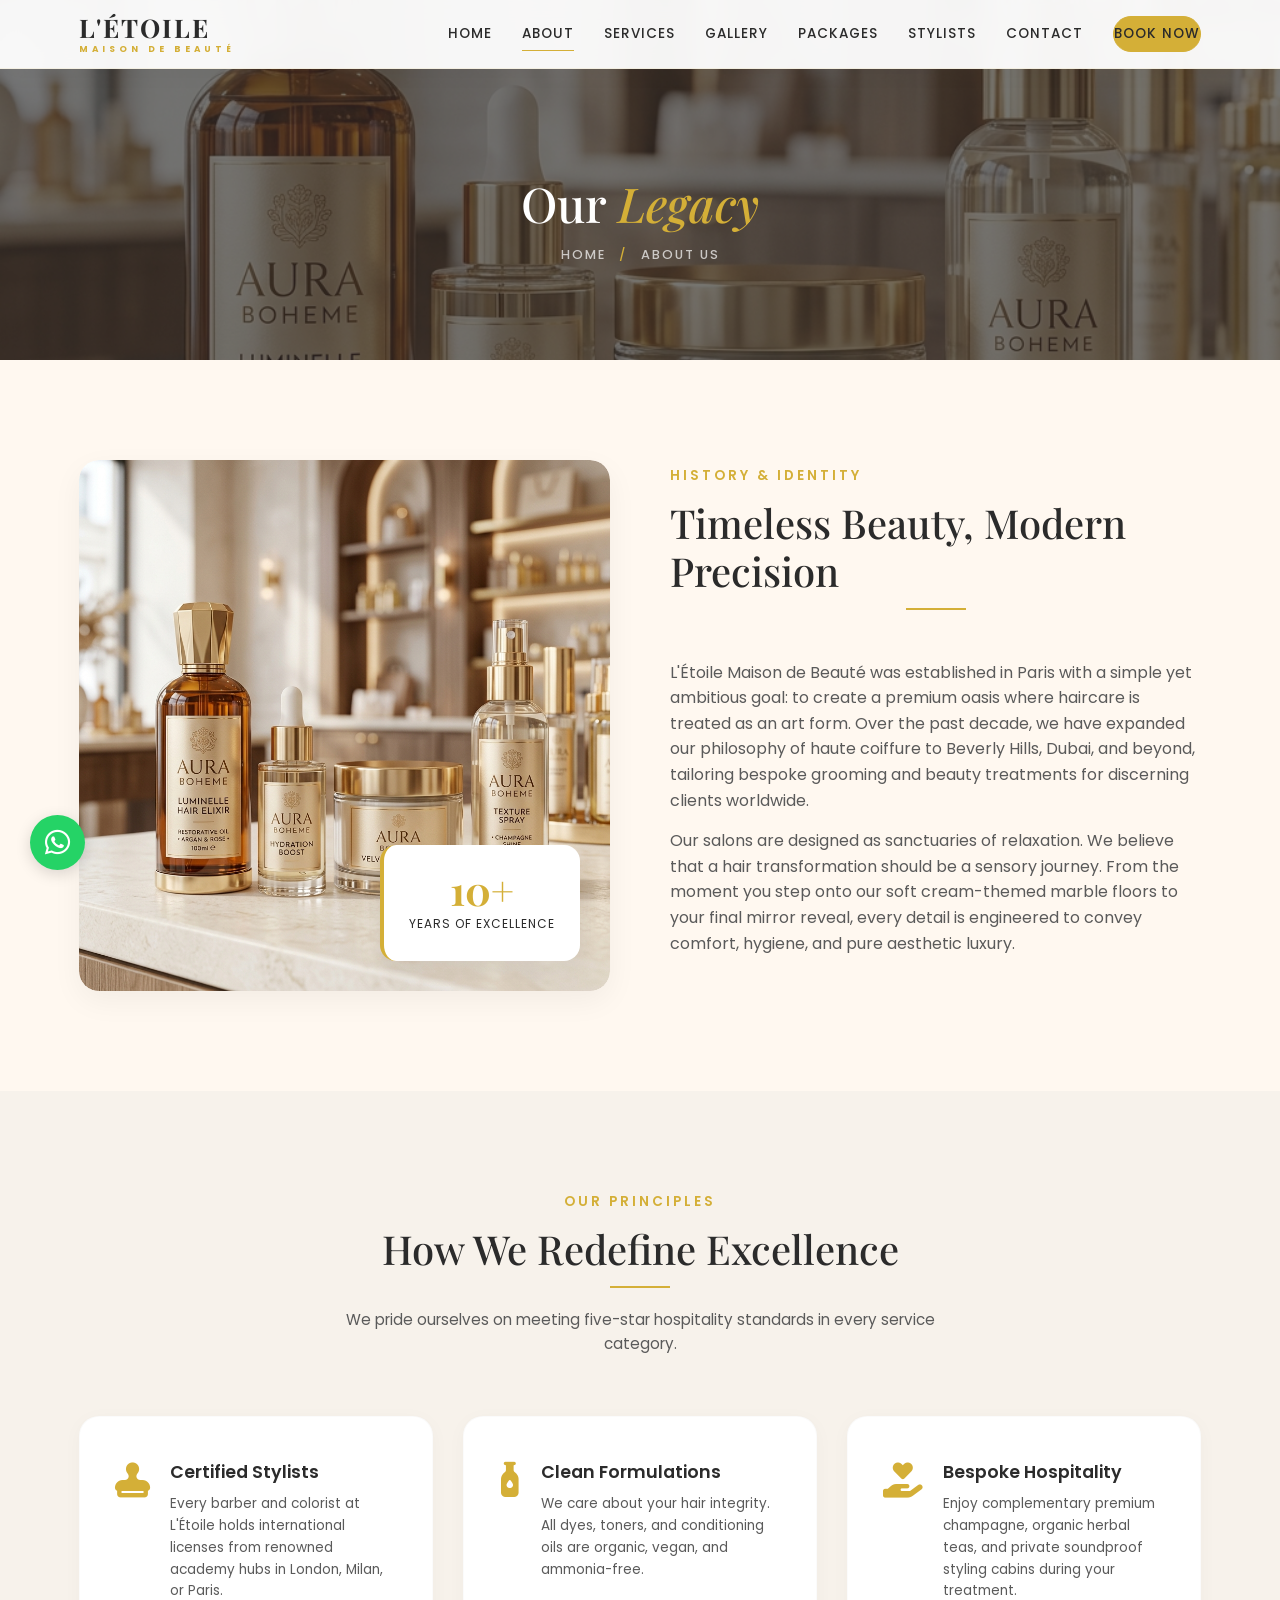
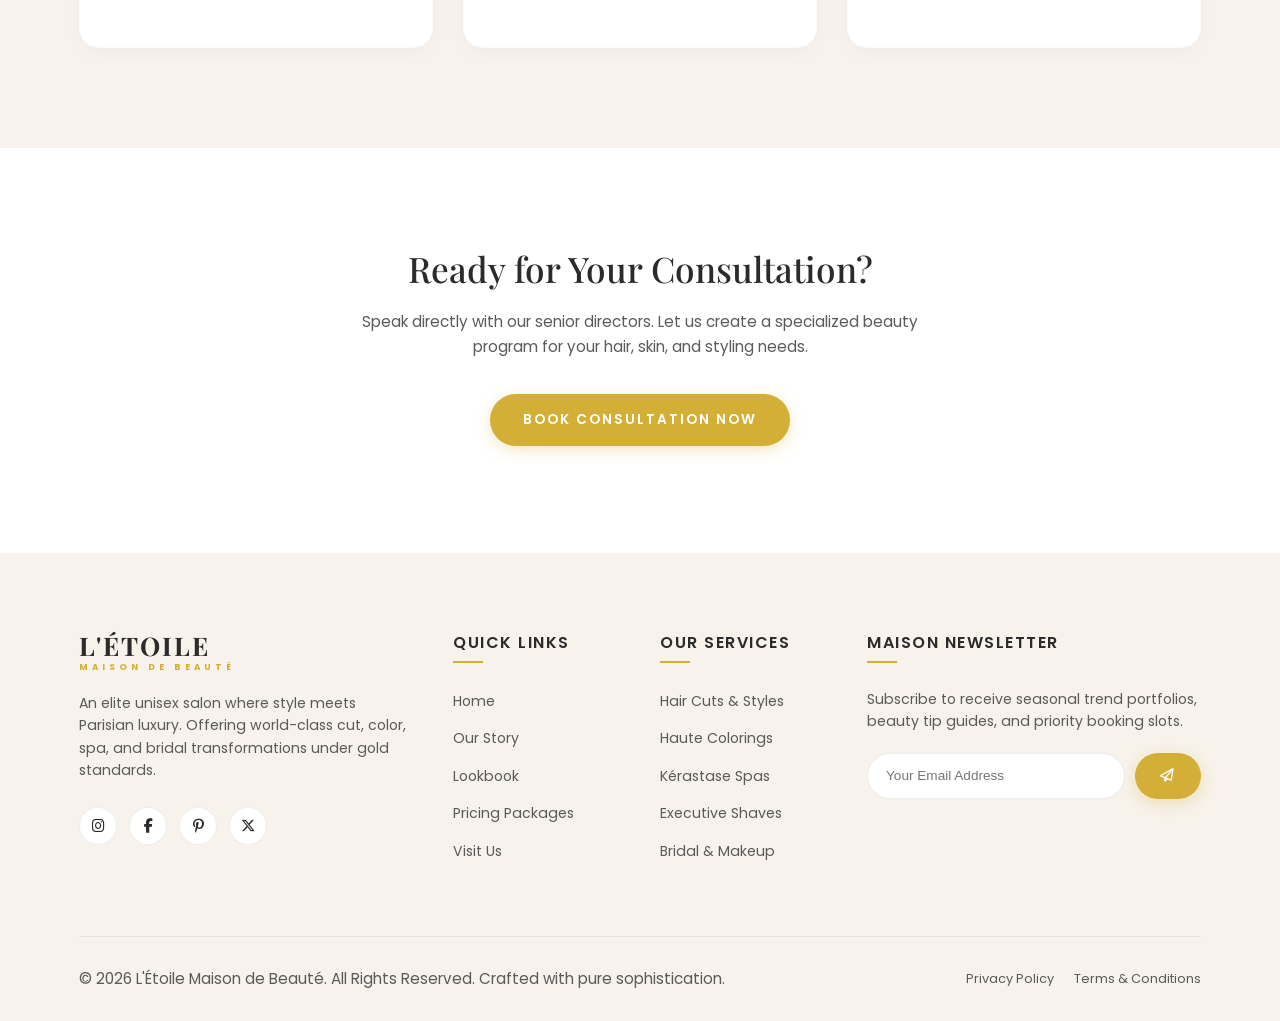
<file: about.html>
<!DOCTYPE html>
<html lang="en">
<head>
  <meta charset="UTF-8">
  <meta name="viewport" content="width=device-width, initial-scale=1.0">
  <title>Our Story | L'Étoile Maison de Beauté</title>
  
  <meta name="description" content="Learn about L'Étoile Maison de Beauté's rich history of premium hairdressing, styling, certified safety protocols, and organic products.">
  <link rel="icon" type="image/svg+xml" href="assets/site-icon.svg">
  <link rel="apple-touch-icon" href="assets/site-icon.svg">
  <link rel="stylesheet" href="https://cdnjs.cloudflare.com/ajax/libs/font-awesome/6.4.0/css/all.min.css">
  <link rel="stylesheet" href="style.css">
</head>
<body>

  <!-- Floating Background Elements -->
  <div class="bg-shape bg-shape-1 floating-element"></div>
  <div class="bg-shape bg-shape-2 floating-element" style="animation-delay: 2s;"></div>

  <!-- NAVIGATION HEADER -->
  <header class="header-nav" id="headerNav">
    <div class="container nav-container">
      <a href="index.html" class="logo light" id="logoLink">
        L'ÉTOILE
        <span class="logo-sub">Maison de Beauté</span>
      </a>
      
      <nav class="nav-links" id="navLinks">
        <a href="index.html">Home</a>
        <a href="about.html" class="active">About</a>
        <a href="services.html">Services</a>
        <a href="gallery.html">Gallery</a>
        <a href="packages.html">Packages</a>
        <a href="stylists.html">Stylists</a>
        <a href="contact.html">Contact</a>
        <a href="booking.html" class="nav-btn">Book Now</a>
      </nav>
      
      <div class="menu-toggle" id="menuToggle">
        <span></span>
        <span></span>
        <span></span>
      </div>
    </div>
  </header>

  <!-- SUBPAGE HERO -->
  <section class="subpage-hero">
    <div class="subpage-hero-bg">
      <img src="assets/images/about_premium.png" alt="Luxury haircare products banner">
    </div>
    <div class="subpage-hero-content reveal-up">
      <h1>Our <span>Legacy</span></h1>
      <div class="breadcrumbs">
        <a href="index.html">Home</a> <span>/</span> <a href="about.html">About Us</a>
      </div>
    </div>
  </section>

  <!-- ABOUT US SECTION -->
  <section class="about section-padding">
    <div class="container">
      <div class="about-grid">
        <div class="about-img-box reveal-zoom">
          <img src="assets/images/about_premium.png" alt="Luxury Styling Tools and Sprays">
          <div class="about-badge">
            <span class="years">10+</span>
            <span class="text">Years of Excellence</span>
          </div>
        </div>
        
        <div class="about-text reveal-up">
          <div class="section-header" style="text-align: left; margin-bottom: 30px;">
            <span class="subtitle">History & Identity</span>
            <h2>Timeless Beauty, Modern Precision</h2>
          </div>
          <p class="story">
            L'Étoile Maison de Beauté was established in Paris with a simple yet ambitious goal: to create a premium oasis where haircare is treated as an art form. Over the past decade, we have expanded our philosophy of haute coiffure to Beverly Hills, Dubai, and beyond, tailoring bespoke grooming and beauty treatments for discerning clients worldwide.
          </p>
          <p class="story" style="margin-top: -15px;">
            Our salons are designed as sanctuaries of relaxation. We believe that a hair transformation should be a sensory journey. From the moment you step onto our soft cream-themed marble floors to your final mirror reveal, every detail is engineered to convey comfort, hygiene, and pure aesthetic luxury.
          </p>
        </div>
      </div>
    </div>
  </section>

  <!-- VALUES / STATEMENTS -->
  <section class="why-us section-padding">
    <div class="container">
      <div class="section-header reveal-up">
        <span class="subtitle">Our Principles</span>
        <h2>How We Redefine Excellence</h2>
        <p>We pride ourselves on meeting five-star hospitality standards in every service category.</p>
      </div>
      
      <div class="why-grid">
        <div class="why-card reveal-up">
          <div class="why-card-icon">
            <i class="fa-solid fa-stamp"></i>
          </div>
          <div class="why-card-content">
            <h3>Certified Stylists</h3>
            <p>Every barber and colorist at L'Étoile holds international licenses from renowned academy hubs in London, Milan, or Paris.</p>
          </div>
        </div>
        
        <div class="why-card reveal-up" style="transition-delay: 0.1s;">
          <div class="why-card-icon">
            <i class="fa-solid fa-bottle-droplet"></i>
          </div>
          <div class="why-card-content">
            <h3>Clean Formulations</h3>
            <p>We care about your hair integrity. All dyes, toners, and conditioning oils are organic, vegan, and ammonia-free.</p>
          </div>
        </div>
        
        <div class="why-card reveal-up" style="transition-delay: 0.2s;">
          <div class="why-card-icon">
            <i class="fa-solid fa-hand-holding-heart"></i>
          </div>
          <div class="why-card-content">
            <h3>Bespoke Hospitality</h3>
            <p>Enjoy complementary premium champagne, organic herbal teas, and private soundproof styling cabins during your treatment.</p>
          </div>
        </div>
      </div>
    </div>
  </section>

  <!-- CALL TO ACTION -->
  <section class="section-padding" style="background-color: var(--color-white); text-align: center;">
    <div class="container reveal-up">
      <h2 style="font-size: 2.2rem; margin-bottom: 20px;">Ready for Your Consultation?</h2>
      <p style="max-width: 600px; margin: 0 auto 35px auto;">
        Speak directly with our senior directors. Let us create a specialized beauty program for your hair, skin, and styling needs.
      </p>
      <a href="booking.html" class="btn btn-primary">Book Consultation Now</a>
    </div>
  </section>

  <!-- FOOTER -->
  <footer class="footer">
    <div class="container">
      <div class="footer-grid">
        
        <div class="footer-col footer-about">
          <a href="index.html" class="logo">
            L'ÉTOILE
            <span class="logo-sub" style="color: var(--color-gold);">Maison de Beauté</span>
          </a>
          <p>
            An elite unisex salon where style meets Parisian luxury. Offering world-class cut, color, spa, and bridal transformations under gold standards.
          </p>
          <div class="footer-socials">
            <a href="#"><i class="fa-brands fa-instagram"></i></a>
            <a href="#"><i class="fa-brands fa-facebook-f"></i></a>
            <a href="#"><i class="fa-brands fa-pinterest-p"></i></a>
            <a href="#"><i class="fa-brands fa-x-twitter"></i></a>
          </div>
        </div>
        
        <div class="footer-col footer-links">
          <h3>Quick Links</h3>
          <ul>
            <li><a href="index.html">Home</a></li>
            <li><a href="about.html">Our Story</a></li>
            <li><a href="gallery.html">Lookbook</a></li>
            <li><a href="packages.html">Pricing Packages</a></li>
            <li><a href="contact.html">Visit Us</a></li>
          </ul>
        </div>
        
        <div class="footer-col footer-links">
          <h3>Our Services</h3>
          <ul>
            <li><a href="services.html">Hair Cuts & Styles</a></li>
            <li><a href="services.html">Haute Colorings</a></li>
            <li><a href="services.html">Kérastase Spas</a></li>
            <li><a href="services.html">Executive Shaves</a></li>
            <li><a href="services.html">Bridal & Makeup</a></li>
          </ul>
        </div>
        
        <div class="footer-col footer-newsletter">
          <h3>Maison Newsletter</h3>
          <p class="newsletter-desc">Subscribe to receive seasonal trend portfolios, beauty tip guides, and priority booking slots.</p>
          <form class="newsletter-form" id="newsletterForm" onsubmit="event.preventDefault(); alert('Merci! You have successfully subscribed to our newsletter.'); this.reset();">
            <input type="email" class="newsletter-input" placeholder="Your Email Address" required>
            <button type="submit" class="btn btn-primary"><i class="fa-regular fa-paper-plane"></i></button>
          </form>
        </div>
        
      </div>
      
      <div class="footer-bottom">
        <p>&copy; 2026 L'Étoile Maison de Beauté. All Rights Reserved. Crafted with pure sophistication.</p>
        <div class="footer-bottom-links">
          <a href="#">Privacy Policy</a>
          <a href="#">Terms & Conditions</a>
        </div>
      </div>
    </div>
  </footer>

  <!-- FLOATING ACTIONS -->
  <a href="https://wa.me/13102768800" class="whatsapp-float" target="_blank" aria-label="Chat on WhatsApp">
    <i class="fa-brands fa-whatsapp"></i>
  </a>
  <button class="back-to-top" id="backToTop" aria-label="Back to Top">
    <i class="fa-solid fa-arrow-up"></i>
  </button>

  <script src="script.js"></script>
</body>
</html>
</file>
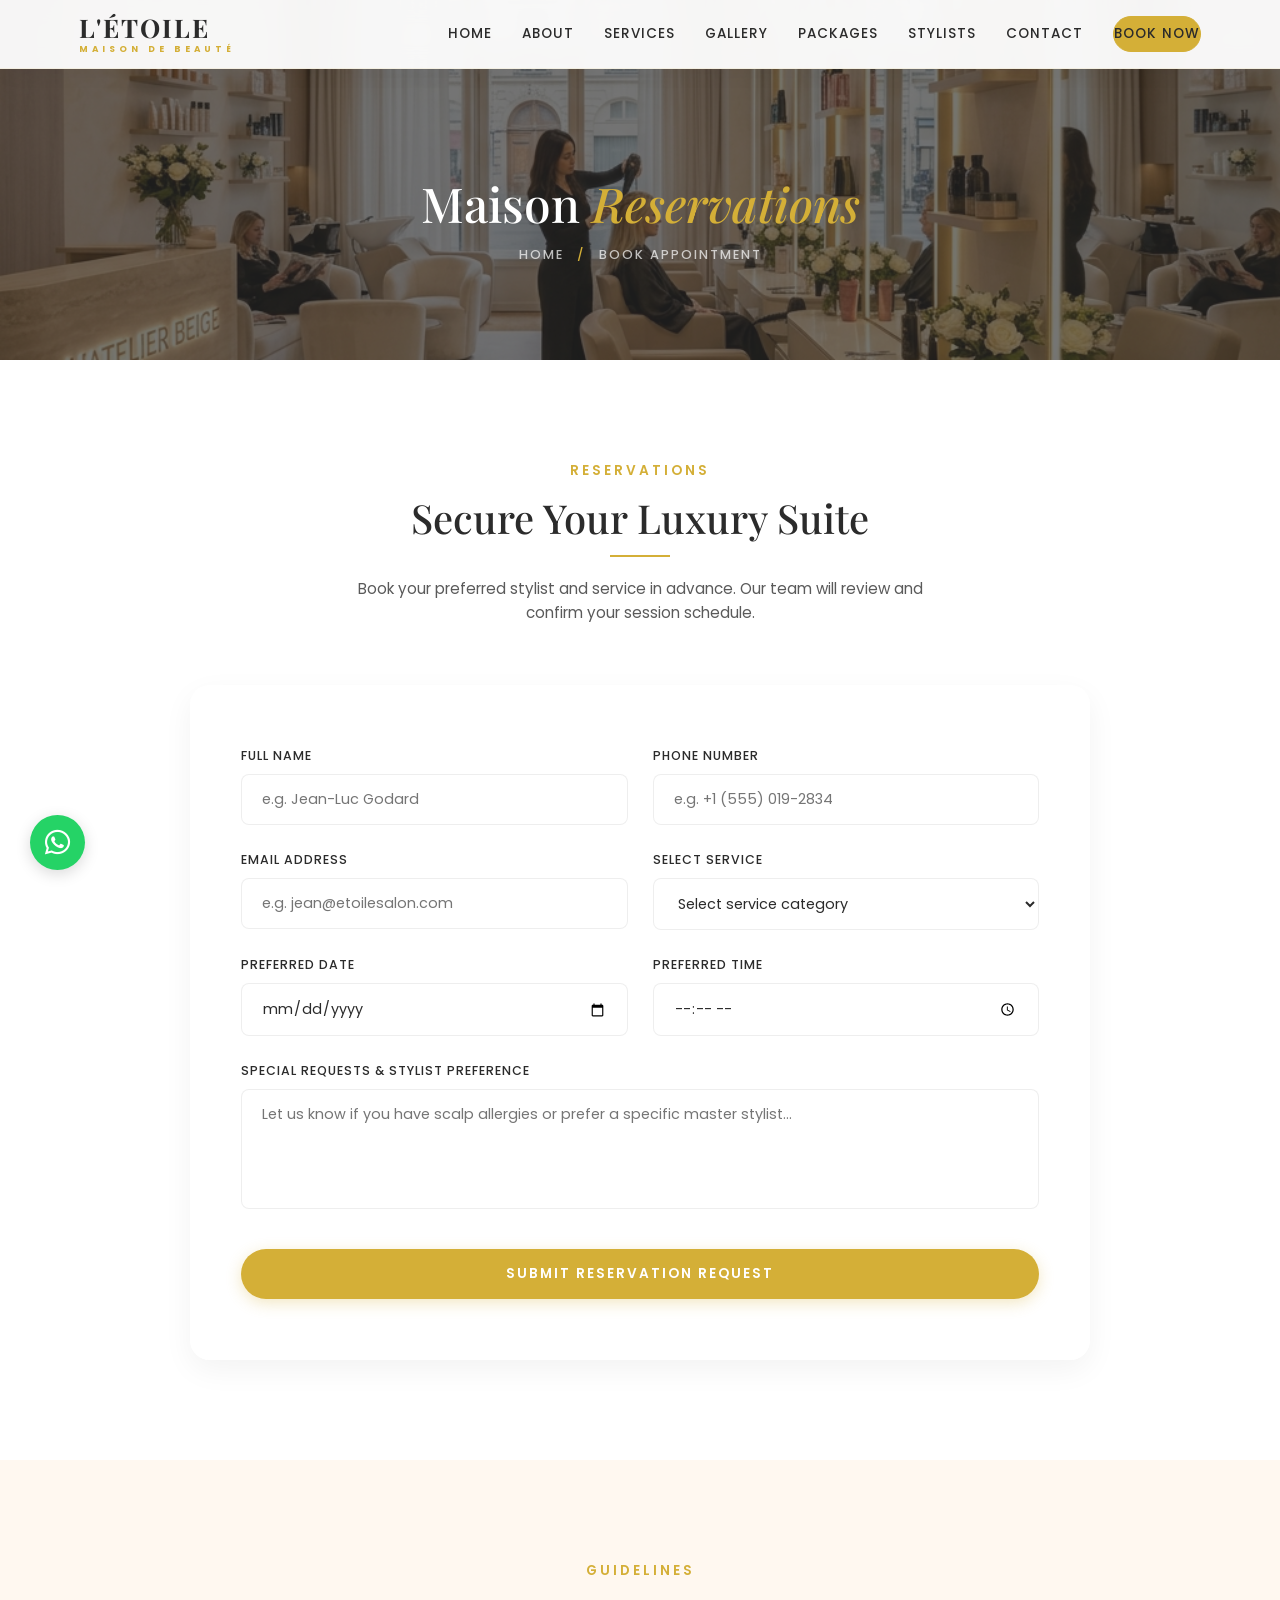
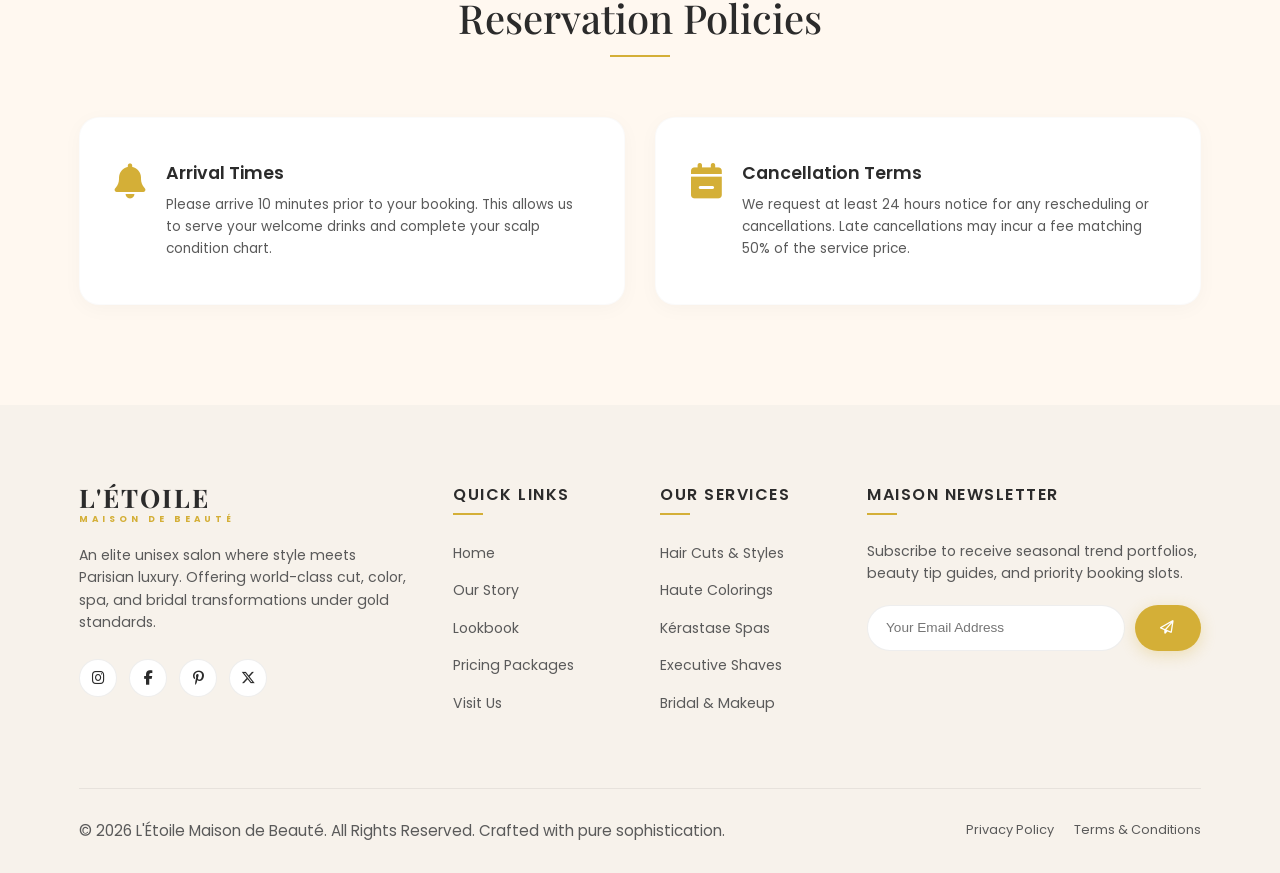
<file: booking.html>
<!DOCTYPE html>
<html lang="en">
<head>
  <meta charset="UTF-8">
  <meta name="viewport" content="width=device-width, initial-scale=1.0">
  <title>Reservations | L'Étoile Maison de Beauté</title>
  
  <meta name="description" content="Book an appointment online at L'Étoile Maison de Beauté. Reserve hair coloring, styling, styling suites, and custom cosmetic sessions.">
  <link rel="icon" type="image/svg+xml" href="assets/site-icon.svg">
  <link rel="apple-touch-icon" href="assets/site-icon.svg">
  <link rel="stylesheet" href="https://cdnjs.cloudflare.com/ajax/libs/font-awesome/6.4.0/css/all.min.css">
  <link rel="stylesheet" href="style.css">
</head>
<body>

  <!-- Floating Background Elements -->
  <div class="bg-shape bg-shape-1 floating-element"></div>
  <div class="bg-shape bg-shape-2 floating-element" style="animation-delay: 2s;"></div>

  <!-- NAVIGATION HEADER -->
  <header class="header-nav" id="headerNav">
    <div class="container nav-container">
      <a href="index.html" class="logo light" id="logoLink">
        L'ÉTOILE
        <span class="logo-sub">Maison de Beauté</span>
      </a>
      
      <nav class="nav-links" id="navLinks">
        <a href="index.html">Home</a>
        <a href="about.html">About</a>
        <a href="services.html">Services</a>
        <a href="gallery.html">Gallery</a>
        <a href="packages.html">Packages</a>
        <a href="stylists.html">Stylists</a>
        <a href="contact.html">Contact</a>
        <a href="booking.html" class="nav-btn">Book Now</a>
      </nav>
      
      <div class="menu-toggle" id="menuToggle">
        <span></span>
        <span></span>
        <span></span>
      </div>
    </div>
  </header>

  <!-- SUBPAGE HERO -->
  <section class="subpage-hero">
    <div class="subpage-hero-bg">
      <img src="assets/images/hero_luxury.png" alt="Luxury styling chairs banner">
    </div>
    <div class="subpage-hero-content reveal-up">
      <h1>Maison <span>Reservations</span></h1>
      <div class="breadcrumbs">
        <a href="index.html">Home</a> <span>/</span> <a href="booking.html">Book Appointment</a>
      </div>
    </div>
  </section>

  <!-- LUXURY BOOKING SECTION -->
  <section class="booking-section section-padding" id="booking">
    <div class="container">
      <div class="section-header reveal-up">
        <span class="subtitle">Reservations</span>
        <h2>Secure Your Luxury Suite</h2>
        <p>Book your preferred stylist and service in advance. Our team will review and confirm your session schedule.</p>
      </div>
      
      <div class="booking-grid">
        <div class="booking-card glass-card reveal-up">
          <form class="booking-form" id="bookingForm">
            
            <div class="form-group">
              <label for="bookingName">Full Name</label>
              <input type="text" id="bookingName" class="form-input" placeholder="e.g. Jean-Luc Godard" required>
            </div>
            
            <div class="form-group">
              <label for="bookingPhone">Phone Number</label>
              <input type="tel" id="bookingPhone" class="form-input" placeholder="e.g. +1 (555) 019-2834" required>
            </div>
            
            <div class="form-group">
              <label for="bookingEmail">Email Address</label>
              <input type="email" id="bookingEmail" class="form-input" placeholder="e.g. jean@etoilesalon.com" required>
            </div>
            
            <div class="form-group">
              <label for="bookingService">Select Service</label>
              <select id="bookingService" class="form-input" required>
                <option value="" disabled selected>Select service category</option>
                <optgroup label="Women's Services">
                  <option value="women-cut">Hair Cut & Styling ($75+)</option>
                  <option value="women-color">Hair Coloring ($140+)</option>
                  <option value="women-spa">Premium Hair Spa ($90+)</option>
                  <option value="women-keratin">Keratin Treatment ($200+)</option>
                  <option value="women-straight">Smoothening ($180+)</option>
                  <option value="women-bridal">Bridal Styling ($250+)</option>
                </optgroup>
                <optgroup label="Men's Services">
                  <option value="men-cut">Classic Haircut ($50+)</option>
                  <option value="men-beard">Royal Beard Styling ($35+)</option>
                  <option value="men-facial">Gentleman's Facial ($70+)</option>
                  <option value="men-groom">Royal Groom Package ($150+)</option>
                </optgroup>
              </select>
            </div>
            
            <div class="form-group">
              <label for="bookingDate">Preferred Date</label>
              <input type="date" id="bookingDate" class="form-input" required>
            </div>
            
            <div class="form-group">
              <label for="bookingTime">Preferred Time</label>
              <input type="time" id="bookingTime" class="form-input" required>
            </div>
            
            <div class="form-group form-group-full">
              <label for="bookingMessage">Special Requests & Stylist preference</label>
              <textarea id="bookingMessage" class="form-input" placeholder="Let us know if you have scalp allergies or prefer a specific master stylist..."></textarea>
            </div>
            
            <button type="submit" class="btn btn-primary">Submit Reservation Request</button>
            
          </form>
        </div>
      </div>
    </div>
  </section>

  <!-- success notification modal -->
  <div class="modal-overlay" id="successModal">
    <div class="success-modal">
      <div class="modal-icon">
        <i class="fa-solid fa-calendar-check"></i>
      </div>
      <h3>Reservation Requested!</h3>
      <p>Thank you for choosing L'Étoile. Our booking concierge will contact you within 2 hours to confirm your luxury appointment slot.</p>
      <button class="btn btn-primary" id="modalCloseBtn">Perfect, Thank You</button>
    </div>
  </div>

  <!-- GUIDELINES SECTION -->
  <section class="section-padding" style="background-color: var(--color-cream);">
    <div class="container reveal-up">
      <div class="section-header" style="margin-bottom: 40px;">
        <span class="subtitle">Guidelines</span>
        <h2>Reservation Policies</h2>
      </div>
      <div class="why-grid" style="grid-template-columns: repeat(auto-fit, minmax(280px, 1fr));">
        <div class="why-card">
          <div class="why-card-icon"><i class="fa-solid fa-bell"></i></div>
          <div class="why-card-content">
            <h3>Arrival Times</h3>
            <p>Please arrive 10 minutes prior to your booking. This allows us to serve your welcome drinks and complete your scalp condition chart.</p>
          </div>
        </div>
        <div class="why-card">
          <div class="why-card-icon"><i class="fa-solid fa-calendar-minus"></i></div>
          <div class="why-card-content">
            <h3>Cancellation Terms</h3>
            <p>We request at least 24 hours notice for any rescheduling or cancellations. Late cancellations may incur a fee matching 50% of the service price.</p>
          </div>
        </div>
      </div>
    </div>
  </section>

  <!-- FOOTER -->
  <footer class="footer">
    <div class="container">
      <div class="footer-grid">
        
        <div class="footer-col footer-about">
          <a href="index.html" class="logo">
            L'ÉTOILE
            <span class="logo-sub" style="color: var(--color-gold);">Maison de Beauté</span>
          </a>
          <p>
            An elite unisex salon where style meets Parisian luxury. Offering world-class cut, color, spa, and bridal transformations under gold standards.
          </p>
          <div class="footer-socials">
            <a href="#"><i class="fa-brands fa-instagram"></i></a>
            <a href="#"><i class="fa-brands fa-facebook-f"></i></a>
            <a href="#"><i class="fa-brands fa-pinterest-p"></i></a>
            <a href="#"><i class="fa-brands fa-x-twitter"></i></a>
          </div>
        </div>
        
        <div class="footer-col footer-links">
          <h3>Quick Links</h3>
          <ul>
            <li><a href="index.html">Home</a></li>
            <li><a href="about.html">Our Story</a></li>
            <li><a href="gallery.html">Lookbook</a></li>
            <li><a href="packages.html">Pricing Packages</a></li>
            <li><a href="contact.html">Visit Us</a></li>
          </ul>
        </div>
        
        <div class="footer-col footer-links">
          <h3>Our Services</h3>
          <ul>
            <li><a href="services.html">Hair Cuts & Styles</a></li>
            <li><a href="services.html">Haute Colorings</a></li>
            <li><a href="services.html">Kérastase Spas</a></li>
            <li><a href="services.html">Executive Shaves</a></li>
            <li><a href="services.html">Bridal & Makeup</a></li>
          </ul>
        </div>
        
        <div class="footer-col footer-newsletter">
          <h3>Maison Newsletter</h3>
          <p class="newsletter-desc">Subscribe to receive seasonal trend portfolios, beauty tip guides, and priority booking slots.</p>
          <form class="newsletter-form" id="newsletterForm" onsubmit="event.preventDefault(); alert('Merci! You have successfully subscribed to our newsletter.'); this.reset();">
            <input type="email" class="newsletter-input" placeholder="Your Email Address" required>
            <button type="submit" class="btn btn-primary"><i class="fa-regular fa-paper-plane"></i></button>
          </form>
        </div>
        
      </div>
      
      <div class="footer-bottom">
        <p>&copy; 2026 L'Étoile Maison de Beauté. All Rights Reserved. Crafted with pure sophistication.</p>
        <div class="footer-bottom-links">
          <a href="#">Privacy Policy</a>
          <a href="#">Terms & Conditions</a>
        </div>
      </div>
    </div>
  </footer>

  <!-- FLOATING ACTIONS -->
  <a href="https://wa.me/13102768800" class="whatsapp-float" target="_blank" aria-label="Chat on WhatsApp">
    <i class="fa-brands fa-whatsapp"></i>
  </a>
  <button class="back-to-top" id="backToTop" aria-label="Back to Top">
    <i class="fa-solid fa-arrow-up"></i>
  </button>

  <script src="script.js"></script>
</body>
</html>
</file>
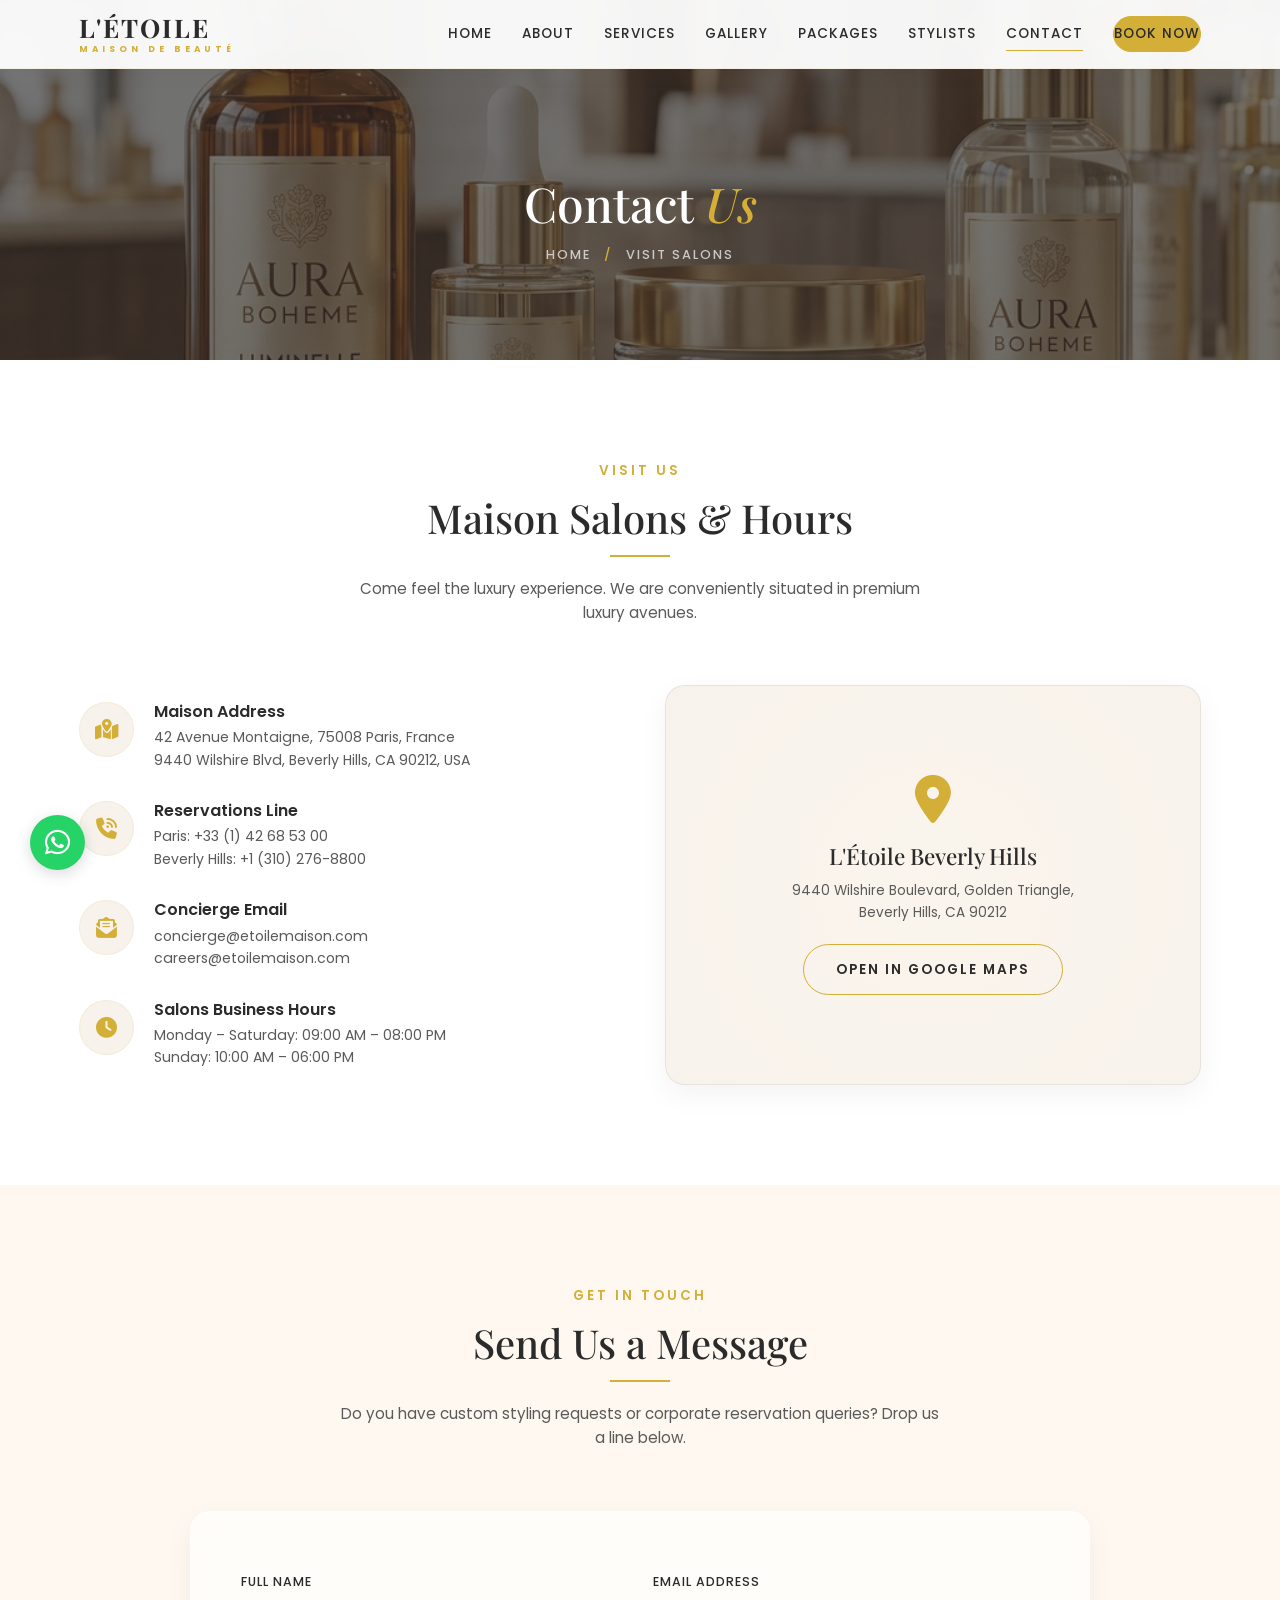
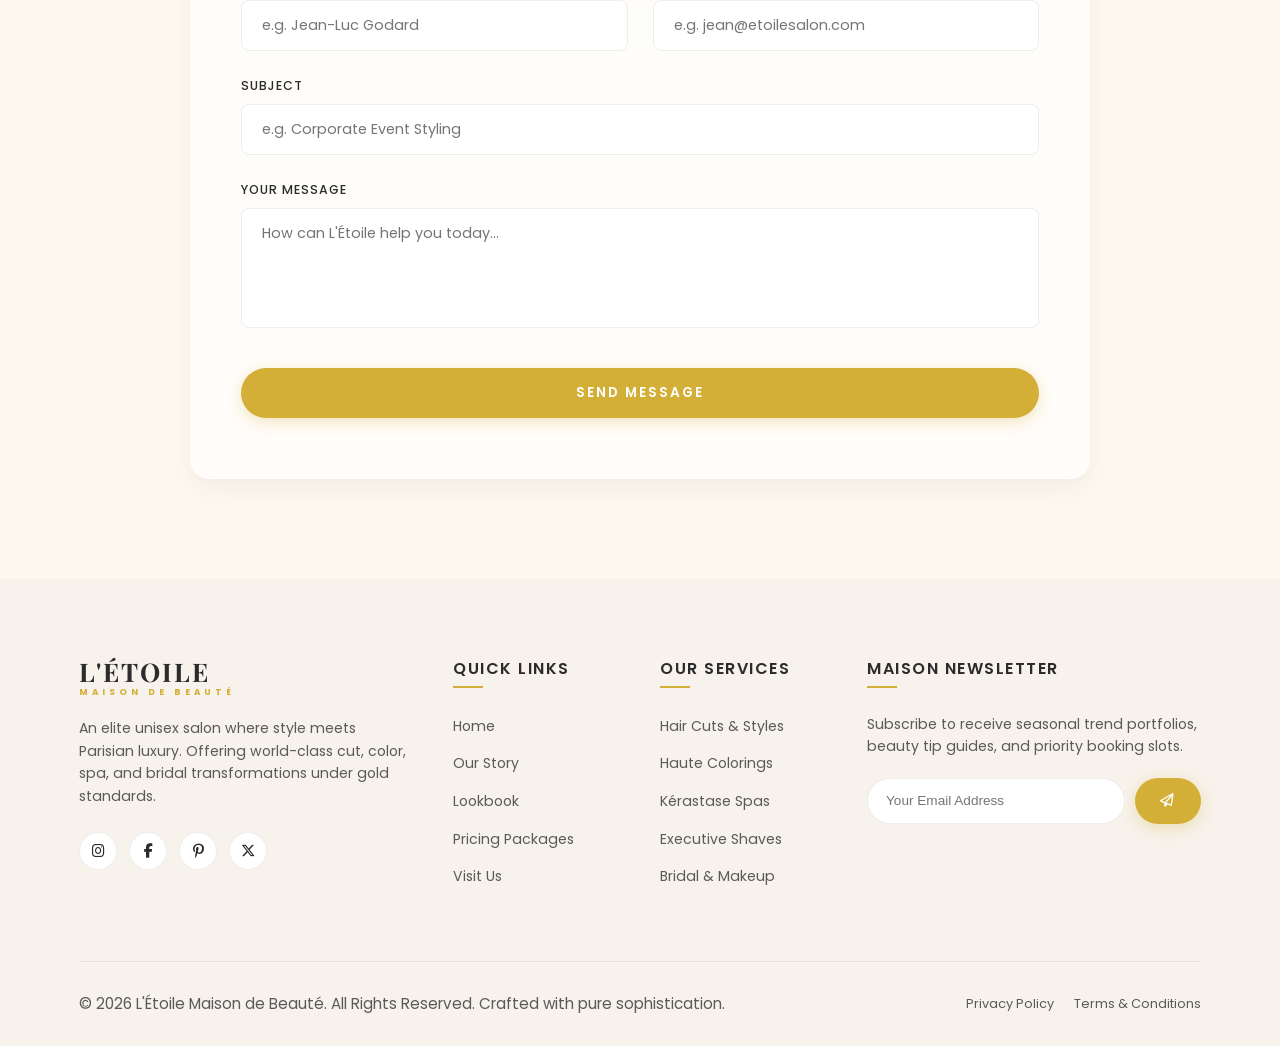
<file: contact.html>
<!DOCTYPE html>
<html lang="en">
<head>
  <meta charset="UTF-8">
  <meta name="viewport" content="width=device-width, initial-scale=1.0">
  <title>Contact Us | L'Étoile Maison de Beauté</title>
  
  <meta name="description" content="Get in touch with L'Étoile Maison de Beauté. Contact numbers, business hours, addresses, and maps for our Paris and Beverly Hills salons.">
  <link rel="icon" type="image/svg+xml" href="assets/site-icon.svg">
  <link rel="apple-touch-icon" href="assets/site-icon.svg">
  <link rel="stylesheet" href="https://cdnjs.cloudflare.com/ajax/libs/font-awesome/6.4.0/css/all.min.css">
  <link rel="stylesheet" href="style.css">
</head>
<body>

  <!-- Floating Background Elements -->
  <div class="bg-shape bg-shape-1 floating-element"></div>
  <div class="bg-shape bg-shape-2 floating-element" style="animation-delay: 2s;"></div>

  <!-- NAVIGATION HEADER -->
  <header class="header-nav" id="headerNav">
    <div class="container nav-container">
      <a href="index.html" class="logo light" id="logoLink">
        L'ÉTOILE
        <span class="logo-sub">Maison de Beauté</span>
      </a>
      
      <nav class="nav-links" id="navLinks">
        <a href="index.html">Home</a>
        <a href="about.html">About</a>
        <a href="services.html">Services</a>
        <a href="gallery.html">Gallery</a>
        <a href="packages.html">Packages</a>
        <a href="stylists.html">Stylists</a>
        <a href="contact.html" class="active">Contact</a>
        <a href="booking.html" class="nav-btn">Book Now</a>
      </nav>
      
      <div class="menu-toggle" id="menuToggle">
        <span></span>
        <span></span>
        <span></span>
      </div>
    </div>
  </header>

  <!-- SUBPAGE HERO -->
  <section class="subpage-hero">
    <div class="subpage-hero-bg">
      <img src="assets/images/about_premium.png" alt="Clean elegant salon desk background">
    </div>
    <div class="subpage-hero-content reveal-up">
      <h1>Contact <span>Us</span></h1>
      <div class="breadcrumbs">
        <a href="index.html">Home</a> <span>/</span> <a href="contact.html">Visit Salons</a>
      </div>
    </div>
  </section>

  <!-- CONTACT CONTENT -->
  <section class="contact-section section-padding" id="contact">
    <div class="container">
      <div class="section-header reveal-up">
        <span class="subtitle">Visit Us</span>
        <h2>Maison Salons & Hours</h2>
        <p>Come feel the luxury experience. We are conveniently situated in premium luxury avenues.</p>
      </div>
      
      <div class="contact-grid">
        <div class="contact-info-list reveal-up">
          
          <div class="contact-info-item">
            <div class="contact-info-icon">
              <i class="fa-solid fa-map-location-dot"></i>
            </div>
            <div class="contact-info-text">
              <h3>Maison Address</h3>
              <p>42 Avenue Montaigne, 75008 Paris, France
              9440 Wilshire Blvd, Beverly Hills, CA 90212, USA</p>
            </div>
          </div>
          
          <div class="contact-info-item">
            <div class="contact-info-icon">
              <i class="fa-solid fa-phone-volume"></i>
            </div>
            <div class="contact-info-text">
              <h3>Reservations Line</h3>
              <p>Paris: +33 (1) 42 68 53 00
              Beverly Hills: +1 (310) 276-8800</p>
            </div>
          </div>
          
          <div class="contact-info-item">
            <div class="contact-info-icon">
              <i class="fa-solid fa-envelope-open-text"></i>
            </div>
            <div class="contact-info-text">
              <h3>Concierge Email</h3>
              <p>concierge@etoilemaison.com
              careers@etoilemaison.com</p>
            </div>
          </div>
          
          <div class="contact-info-item">
            <div class="contact-info-icon">
              <i class="fa-solid fa-clock"></i>
            </div>
            <div class="contact-info-text">
              <h3>Salons Business Hours</h3>
              <p>Monday – Saturday: 09:00 AM – 08:00 PM
              Sunday: 10:00 AM – 06:00 PM</p>
            </div>
          </div>
          
        </div>
        
        <!-- Interactive Google Map Placeholder -->
        <div class="map-container reveal-zoom">
          <div class="map-placeholder-content">
            <i class="fa-solid fa-location-dot"></i>
            <h3>L'Étoile Beverly Hills</h3>
            <p>9440 Wilshire Boulevard, Golden Triangle, Beverly Hills, CA 90212</p>
            <a href="https://maps.google.com" target="_blank" class="btn btn-secondary">Open in Google Maps</a>
          </div>
        </div>
      </div>
    </div>
  </section>

  <!-- QUICK MESSAGE FORM -->
  <section class="booking-section section-padding" style="background-color: var(--color-cream);">
    <div class="container">
      <div class="section-header reveal-up">
        <span class="subtitle">Get In Touch</span>
        <h2>Send Us a Message</h2>
        <p>Do you have custom styling requests or corporate reservation queries? Drop us a line below.</p>
      </div>
      
      <div class="booking-grid">
        <div class="booking-card glass-card reveal-up">
          <form class="booking-form" id="contactInquiryForm" onsubmit="event.preventDefault(); alert('Merci! Your message has been sent successfully. We will get back to you shortly.'); this.reset();">
            
            <div class="form-group">
              <label for="contactName">Full Name</label>
              <input type="text" id="contactName" class="form-input" placeholder="e.g. Jean-Luc Godard" required>
            </div>
            
            <div class="form-group">
              <label for="contactEmail">Email Address</label>
              <input type="email" id="contactEmail" class="form-input" placeholder="e.g. jean@etoilesalon.com" required>
            </div>
            
            <div class="form-group form-group-full">
              <label for="contactSubject">Subject</label>
              <input type="text" id="contactSubject" class="form-input" placeholder="e.g. Corporate Event Styling" required>
            </div>
            
            <div class="form-group form-group-full">
              <label for="contactMessage">Your Message</label>
              <textarea id="contactMessage" class="form-input" placeholder="How can L'Étoile help you today..." required></textarea>
            </div>
            
            <button type="submit" class="btn btn-primary">Send Message</button>
            
          </form>
        </div>
      </div>
    </div>
  </section>

  <!-- FOOTER -->
  <footer class="footer">
    <div class="container">
      <div class="footer-grid">
        
        <div class="footer-col footer-about">
          <a href="index.html" class="logo">
            L'ÉTOILE
            <span class="logo-sub" style="color: var(--color-gold);">Maison de Beauté</span>
          </a>
          <p>
            An elite unisex salon where style meets Parisian luxury. Offering world-class cut, color, spa, and bridal transformations under gold standards.
          </p>
          <div class="footer-socials">
            <a href="#"><i class="fa-brands fa-instagram"></i></a>
            <a href="#"><i class="fa-brands fa-facebook-f"></i></a>
            <a href="#"><i class="fa-brands fa-pinterest-p"></i></a>
            <a href="#"><i class="fa-brands fa-x-twitter"></i></a>
          </div>
        </div>
        
        <div class="footer-col footer-links">
          <h3>Quick Links</h3>
          <ul>
            <li><a href="index.html">Home</a></li>
            <li><a href="about.html">Our Story</a></li>
            <li><a href="gallery.html">Lookbook</a></li>
            <li><a href="packages.html">Pricing Packages</a></li>
            <li><a href="contact.html">Visit Us</a></li>
          </ul>
        </div>
        
        <div class="footer-col footer-links">
          <h3>Our Services</h3>
          <ul>
            <li><a href="services.html">Hair Cuts & Styles</a></li>
            <li><a href="services.html">Haute Colorings</a></li>
            <li><a href="services.html">Kérastase Spas</a></li>
            <li><a href="services.html">Executive Shaves</a></li>
            <li><a href="services.html">Bridal & Makeup</a></li>
          </ul>
        </div>
        
        <div class="footer-col footer-newsletter">
          <h3>Maison Newsletter</h3>
          <p class="newsletter-desc">Subscribe to receive seasonal trend portfolios, beauty tip guides, and priority booking slots.</p>
          <form class="newsletter-form" id="newsletterForm" onsubmit="event.preventDefault(); alert('Merci! You have successfully subscribed to our newsletter.'); this.reset();">
            <input type="email" class="newsletter-input" placeholder="Your Email Address" required>
            <button type="submit" class="btn btn-primary"><i class="fa-regular fa-paper-plane"></i></button>
          </form>
        </div>
        
      </div>
      
      <div class="footer-bottom">
        <p>&copy; 2026 L'Étoile Maison de Beauté. All Rights Reserved. Crafted with pure sophistication.</p>
        <div class="footer-bottom-links">
          <a href="#">Privacy Policy</a>
          <a href="#">Terms & Conditions</a>
        </div>
      </div>
    </div>
  </footer>

  <!-- FLOATING ACTIONS -->
  <a href="https://wa.me/13102768800" class="whatsapp-float" target="_blank" aria-label="Chat on WhatsApp">
    <i class="fa-brands fa-whatsapp"></i>
  </a>
  <button class="back-to-top" id="backToTop" aria-label="Back to Top">
    <i class="fa-solid fa-arrow-up"></i>
  </button>

  <script src="script.js"></script>
</body>
</html>
</file>
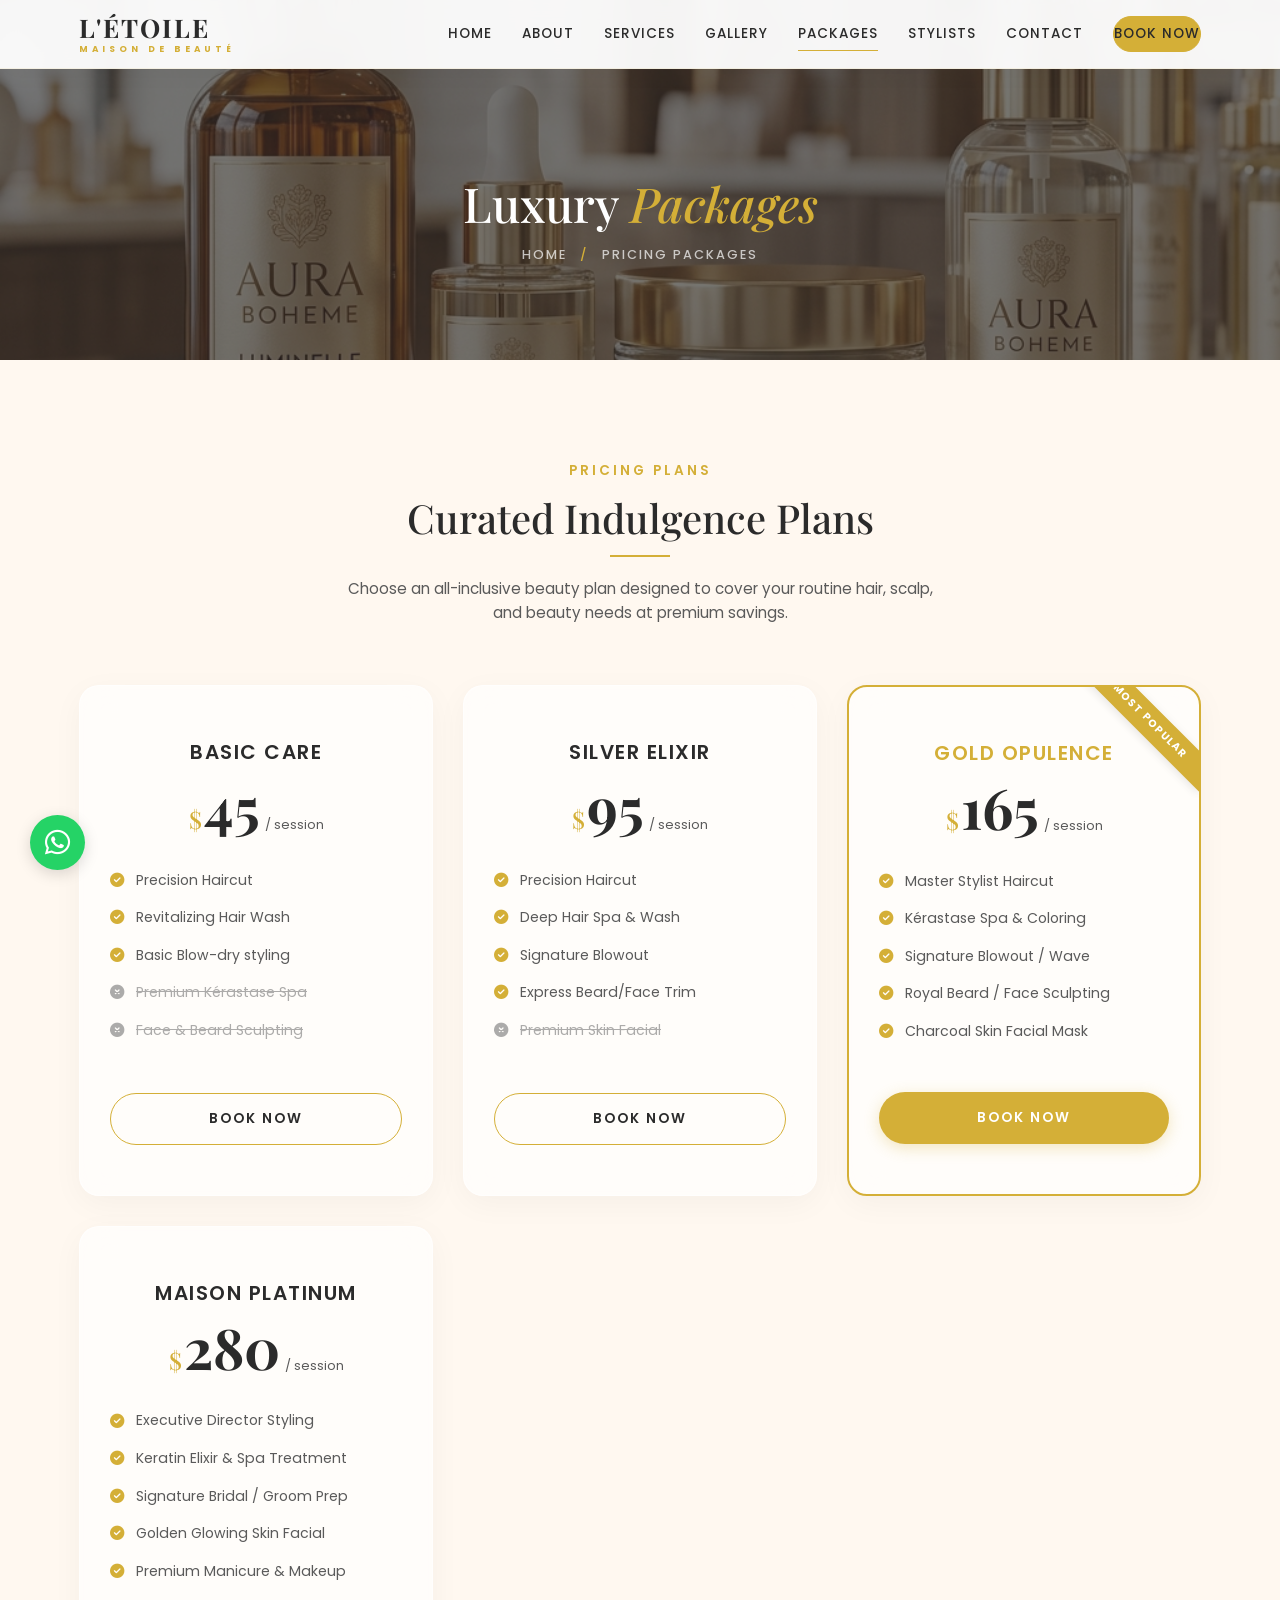
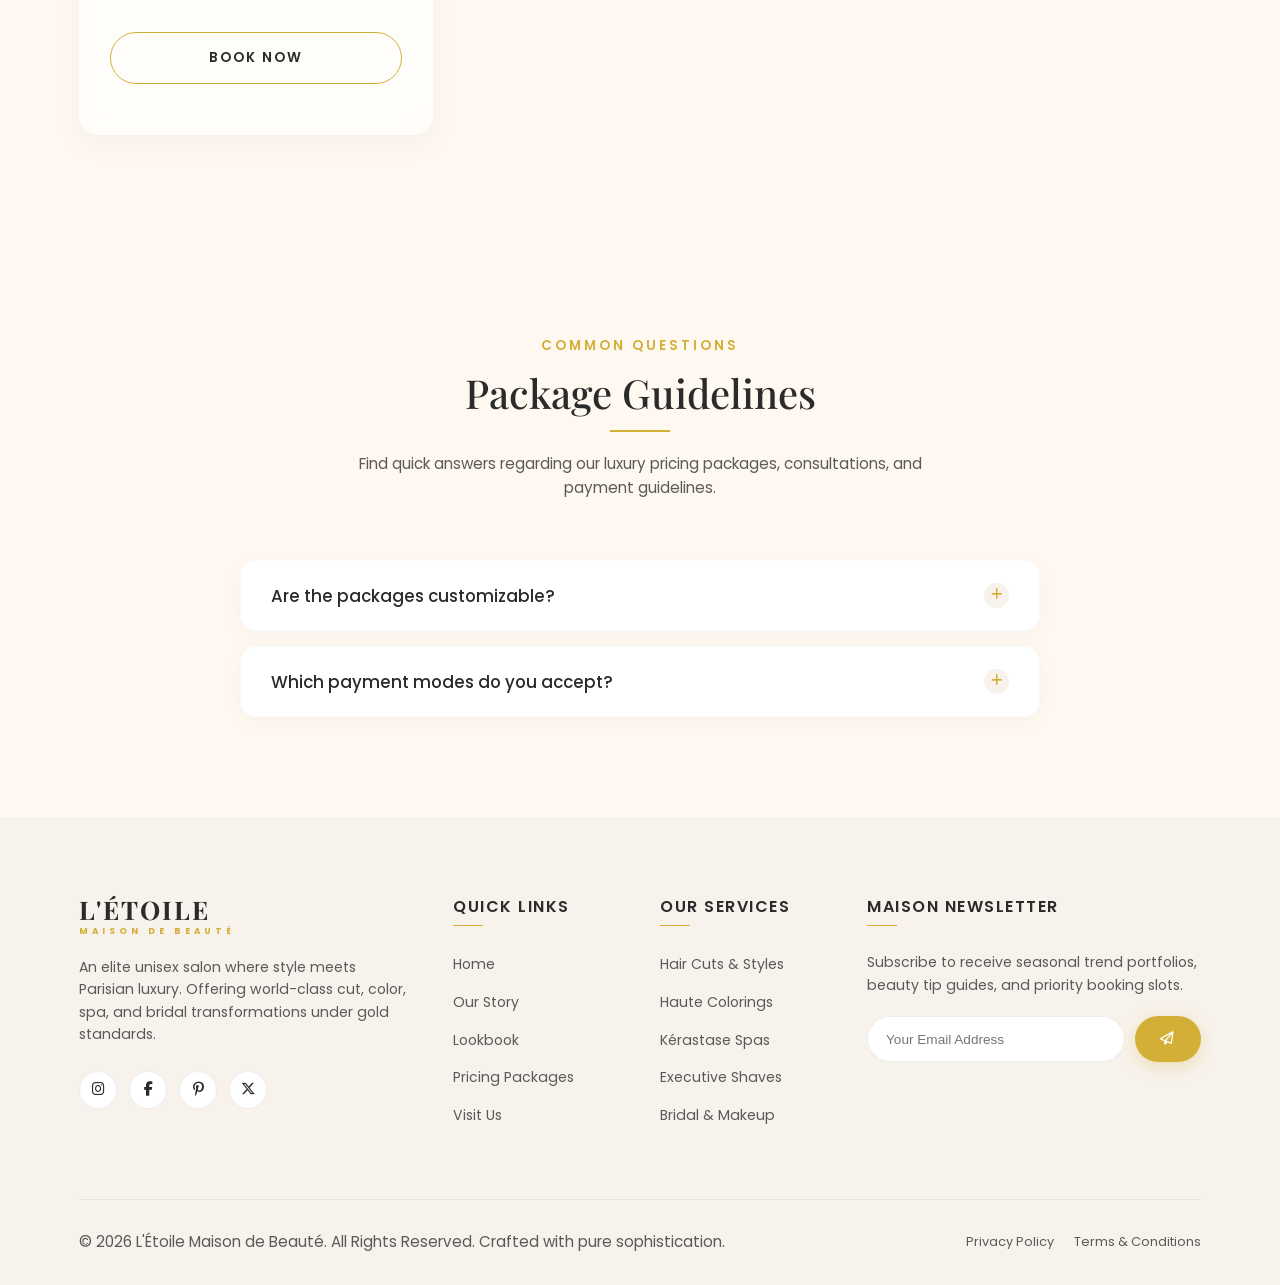
<file: packages.html>
<!DOCTYPE html>
<html lang="en">
<head>
  <meta charset="UTF-8">
  <meta name="viewport" content="width=device-width, initial-scale=1.0">
  <title>Pricing Packages | L'Étoile Maison de Beauté</title>
  
  <meta name="description" content="View our curated hair and grooming plans, Silver, Gold and Platinum pricing packages at L'Étoile Maison de Beauté.">
  <link rel="icon" type="image/svg+xml" href="assets/site-icon.svg">
  <link rel="apple-touch-icon" href="assets/site-icon.svg">
  <link rel="stylesheet" href="https://cdnjs.cloudflare.com/ajax/libs/font-awesome/6.4.0/css/all.min.css">
  <link rel="stylesheet" href="style.css">
</head>
<body>

  <!-- Floating Background Elements -->
  <div class="bg-shape bg-shape-1 floating-element"></div>
  <div class="bg-shape bg-shape-2 floating-element" style="animation-delay: 2s;"></div>

  <!-- NAVIGATION HEADER -->
  <header class="header-nav" id="headerNav">
    <div class="container nav-container">
      <a href="index.html" class="logo light" id="logoLink">
        L'ÉTOILE
        <span class="logo-sub">Maison de Beauté</span>
      </a>
      
      <nav class="nav-links" id="navLinks">
        <a href="index.html">Home</a>
        <a href="about.html">About</a>
        <a href="services.html">Services</a>
        <a href="gallery.html">Gallery</a>
        <a href="packages.html" class="active">Packages</a>
        <a href="stylists.html">Stylists</a>
        <a href="contact.html">Contact</a>
        <a href="booking.html" class="nav-btn">Book Now</a>
      </nav>
      
      <div class="menu-toggle" id="menuToggle">
        <span></span>
        <span></span>
        <span></span>
      </div>
    </div>
  </header>

  <!-- SUBPAGE HERO -->
  <section class="subpage-hero">
    <div class="subpage-hero-bg">
      <img src="assets/images/about_premium.png" alt="Spa oils styling tools">
    </div>
    <div class="subpage-hero-content reveal-up">
      <h1>Luxury <span>Packages</span></h1>
      <div class="breadcrumbs">
        <a href="index.html">Home</a> <span>/</span> <a href="packages.html">Pricing Packages</a>
      </div>
    </div>
  </section>

  <!-- PACKAGES SECTION -->
  <section class="packages section-padding" id="packages">
    <div class="container">
      <div class="section-header reveal-up">
        <span class="subtitle">Pricing Plans</span>
        <h2>Curated Indulgence Plans</h2>
        <p>Choose an all-inclusive beauty plan designed to cover your routine hair, scalp, and beauty needs at premium savings.</p>
      </div>
      
      <div class="packages-grid">
        <!-- Basic Plan -->
        <div class="pkg-card glass-card reveal-up">
          <span class="pkg-name">Basic Care</span>
          <div class="pkg-price-box">
            <span class="pkg-currency">$</span>
            <span class="pkg-price">45</span>
            <p>/ session</p>
          </div>
          <ul class="pkg-features">
            <li><i class="fa-solid fa-circle-check"></i> Precision Haircut</li>
            <li><i class="fa-solid fa-circle-check"></i> Revitalizing Hair Wash</li>
            <li><i class="fa-solid fa-circle-check"></i> Basic Blow-dry styling</li>
            <li class="disabled"><i class="fa-solid fa-circle-xmark"></i> Premium Kérastase Spa</li>
            <li class="disabled"><i class="fa-solid fa-circle-xmark"></i> Face & Beard Sculpting</li>
          </ul>
          <a href="booking.html" class="btn btn-secondary">Book Now</a>
        </div>
        
        <!-- Silver Plan -->
        <div class="pkg-card glass-card reveal-up" style="transition-delay: 0.1s;">
          <span class="pkg-name">Silver Elixir</span>
          <div class="pkg-price-box">
            <span class="pkg-currency">$</span>
            <span class="pkg-price">95</span>
            <p>/ session</p>
          </div>
          <ul class="pkg-features">
            <li><i class="fa-solid fa-circle-check"></i> Precision Haircut</li>
            <li><i class="fa-solid fa-circle-check"></i> Deep Hair Spa & Wash</li>
            <li><i class="fa-solid fa-circle-check"></i> Signature Blowout</li>
            <li><i class="fa-solid fa-circle-check"></i> Express Beard/Face Trim</li>
            <li class="disabled"><i class="fa-solid fa-circle-xmark"></i> Premium Skin Facial</li>
          </ul>
          <a href="booking.html" class="btn btn-secondary">Book Now</a>
        </div>
        
        <!-- Gold Plan (Popular) -->
        <div class="pkg-card glass-card pkg-popular reveal-up" style="transition-delay: 0.2s;">
          <div class="pkg-ribbon">Most Popular</div>
          <span class="pkg-name" style="color: var(--color-gold);">Gold Opulence</span>
          <div class="pkg-price-box">
            <span class="pkg-currency">$</span>
            <span class="pkg-price">165</span>
            <p>/ session</p>
          </div>
          <ul class="pkg-features">
            <li><i class="fa-solid fa-circle-check"></i> Master Stylist Haircut</li>
            <li><i class="fa-solid fa-circle-check"></i> Kérastase Spa & Coloring</li>
            <li><i class="fa-solid fa-circle-check"></i> Signature Blowout / Wave</li>
            <li><i class="fa-solid fa-circle-check"></i> Royal Beard / Face Sculpting</li>
            <li><i class="fa-solid fa-circle-check"></i> Charcoal Skin Facial Mask</li>
          </ul>
          <a href="booking.html" class="btn btn-primary">Book Now</a>
        </div>
        
        <!-- Platinum Plan -->
        <div class="pkg-card glass-card reveal-up" style="transition-delay: 0.3s;">
          <span class="pkg-name">Maison Platinum</span>
          <div class="pkg-price-box">
            <span class="pkg-currency">$</span>
            <span class="pkg-price">280</span>
            <p>/ session</p>
          </div>
          <ul class="pkg-features">
            <li><i class="fa-solid fa-circle-check"></i> Executive Director Styling</li>
            <li><i class="fa-solid fa-circle-check"></i> Keratin Elixir & Spa Treatment</li>
            <li><i class="fa-solid fa-circle-check"></i> Signature Bridal / Groom Prep</li>
            <li><i class="fa-solid fa-circle-check"></i> Golden Glowing Skin Facial</li>
            <li><i class="fa-solid fa-circle-check"></i> Premium Manicure & Makeup</li>
          </ul>
          <a href="booking.html" class="btn btn-secondary">Book Now</a>
        </div>
      </div>
    </div>
  </section>

  <!-- FAQ SECTION -->
  <section class="faq-section section-padding">
    <div class="container">
      <div class="section-header reveal-up">
        <span class="subtitle">Common Questions</span>
        <h2>Package Guidelines</h2>
        <p>Find quick answers regarding our luxury pricing packages, consultations, and payment guidelines.</p>
      </div>
      
      <div class="faq-container reveal-up">
        <div class="faq-item">
          <div class="faq-header">
            <h3>Are the packages customizable?</h3>
            <div class="faq-icon"><i class="fa-solid fa-plus"></i></div>
          </div>
          <div class="faq-content">
            <p>Yes, absolutely. If you wish to swap a treatment in a package (e.g. swap a Gentlemen's Facial for a Head Massage), simply mention it to your concierge at check-in or state it in your reservation message.</p>
          </div>
        </div>
        
        <div class="faq-item">
          <div class="faq-header">
            <h3>Which payment modes do you accept?</h3>
            <div class="faq-icon"><i class="fa-solid fa-plus"></i></div>
          </div>
          <div class="faq-content">
            <p>We accept all major credit cards (Visa, MasterCard, American Express), Apple Pay, and secure bank transfers for bridal events.</p>
          </div>
        </div>
      </div>
    </div>
  </section>

  <!-- FOOTER -->
  <footer class="footer">
    <div class="container">
      <div class="footer-grid">
        
        <div class="footer-col footer-about">
          <a href="index.html" class="logo">
            L'ÉTOILE
            <span class="logo-sub" style="color: var(--color-gold);">Maison de Beauté</span>
          </a>
          <p>
            An elite unisex salon where style meets Parisian luxury. Offering world-class cut, color, spa, and bridal transformations under gold standards.
          </p>
          <div class="footer-socials">
            <a href="#"><i class="fa-brands fa-instagram"></i></a>
            <a href="#"><i class="fa-brands fa-facebook-f"></i></a>
            <a href="#"><i class="fa-brands fa-pinterest-p"></i></a>
            <a href="#"><i class="fa-brands fa-x-twitter"></i></a>
          </div>
        </div>
        
        <div class="footer-col footer-links">
          <h3>Quick Links</h3>
          <ul>
            <li><a href="index.html">Home</a></li>
            <li><a href="about.html">Our Story</a></li>
            <li><a href="gallery.html">Lookbook</a></li>
            <li><a href="packages.html">Pricing Packages</a></li>
            <li><a href="contact.html">Visit Us</a></li>
          </ul>
        </div>
        
        <div class="footer-col footer-links">
          <h3>Our Services</h3>
          <ul>
            <li><a href="services.html">Hair Cuts & Styles</a></li>
            <li><a href="services.html">Haute Colorings</a></li>
            <li><a href="services.html">Kérastase Spas</a></li>
            <li><a href="services.html">Executive Shaves</a></li>
            <li><a href="services.html">Bridal & Makeup</a></li>
          </ul>
        </div>
        
        <div class="footer-col footer-newsletter">
          <h3>Maison Newsletter</h3>
          <p class="newsletter-desc">Subscribe to receive seasonal trend portfolios, beauty tip guides, and priority booking slots.</p>
          <form class="newsletter-form" id="newsletterForm" onsubmit="event.preventDefault(); alert('Merci! You have successfully subscribed to our newsletter.'); this.reset();">
            <input type="email" class="newsletter-input" placeholder="Your Email Address" required>
            <button type="submit" class="btn btn-primary"><i class="fa-regular fa-paper-plane"></i></button>
          </form>
        </div>
        
      </div>
      
      <div class="footer-bottom">
        <p>&copy; 2026 L'Étoile Maison de Beauté. All Rights Reserved. Crafted with pure sophistication.</p>
        <div class="footer-bottom-links">
          <a href="#">Privacy Policy</a>
          <a href="#">Terms & Conditions</a>
        </div>
      </div>
    </div>
  </footer>

  <!-- FLOATING ACTIONS -->
  <a href="https://wa.me/13102768800" class="whatsapp-float" target="_blank" aria-label="Chat on WhatsApp">
    <i class="fa-brands fa-whatsapp"></i>
  </a>
  <button class="back-to-top" id="backToTop" aria-label="Back to Top">
    <i class="fa-solid fa-arrow-up"></i>
  </button>

  <script src="script.js"></script>
</body>
</html>
</file>
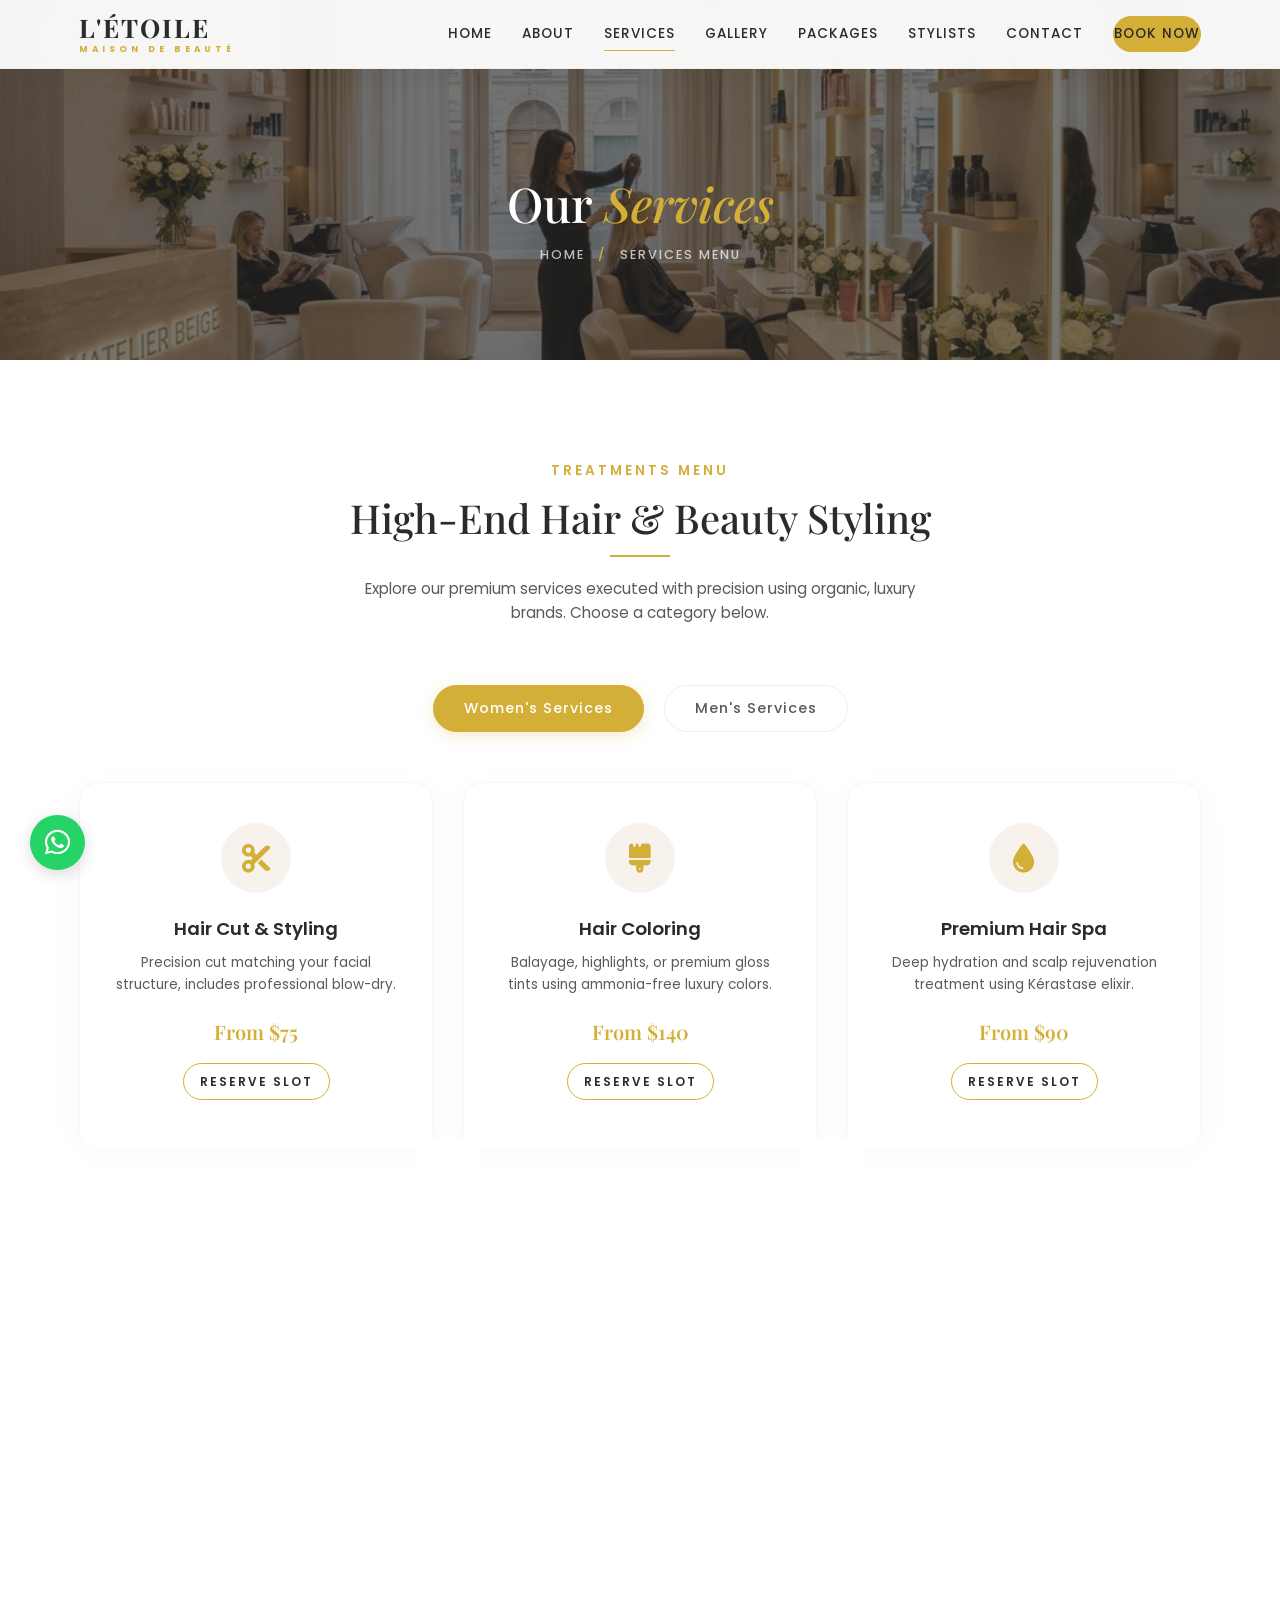
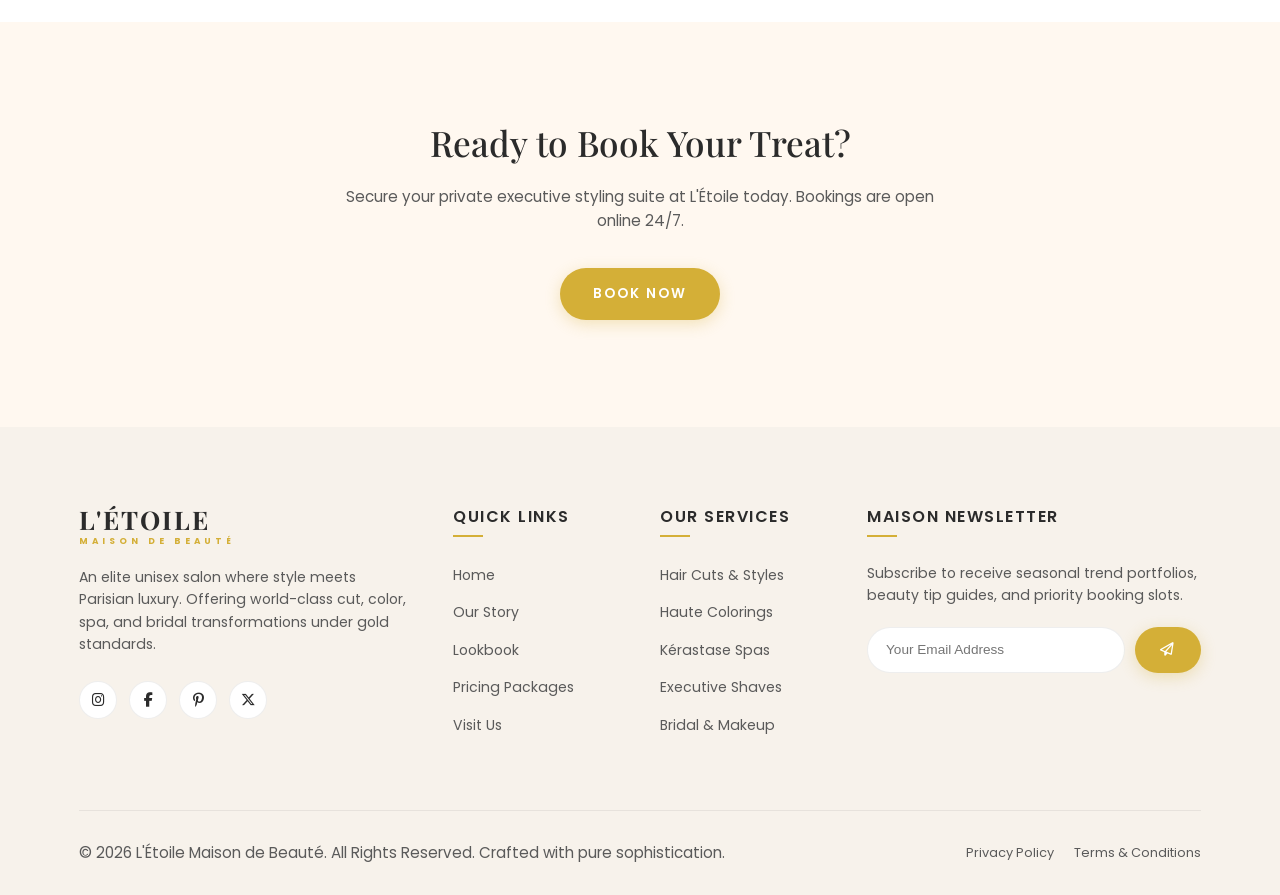
<file: services.html>
<!DOCTYPE html>
<html lang="en">
<head>
  <meta charset="UTF-8">
  <meta name="viewport" content="width=device-width, initial-scale=1.0">
  <title>Services Menu | L'Étoile Maison de Beauté</title>
  
  <meta name="description" content="Browse our luxury hair treatments, coloring menu, keratin smoothing, bridal makeup, and gentleman shaves at L'Étoile Maison de Beauté.">
  <link rel="icon" type="image/svg+xml" href="assets/site-icon.svg">
  <link rel="apple-touch-icon" href="assets/site-icon.svg">
  <link rel="stylesheet" href="https://cdnjs.cloudflare.com/ajax/libs/font-awesome/6.4.0/css/all.min.css">
  <link rel="stylesheet" href="style.css">
</head>
<body>

  <!-- Floating Background Elements -->
  <div class="bg-shape bg-shape-1 floating-element"></div>
  <div class="bg-shape bg-shape-2 floating-element" style="animation-delay: 2s;"></div>

  <!-- NAVIGATION HEADER -->
  <header class="header-nav" id="headerNav">
    <div class="container nav-container">
      <a href="index.html" class="logo light" id="logoLink">
        L'ÉTOILE
        <span class="logo-sub">Maison de Beauté</span>
      </a>
      
      <nav class="nav-links" id="navLinks">
        <a href="index.html">Home</a>
        <a href="about.html">About</a>
        <a href="services.html" class="active">Services</a>
        <a href="gallery.html">Gallery</a>
        <a href="packages.html">Packages</a>
        <a href="stylists.html">Stylists</a>
        <a href="contact.html">Contact</a>
        <a href="booking.html" class="nav-btn">Book Now</a>
      </nav>
      
      <div class="menu-toggle" id="menuToggle">
        <span></span>
        <span></span>
        <span></span>
      </div>
    </div>
  </header>

  <!-- SUBPAGE HERO -->
  <section class="subpage-hero">
    <div class="subpage-hero-bg">
      <img src="assets/images/hero_luxury.png" alt="Salon styling tools background">
    </div>
    <div class="subpage-hero-content reveal-up">
      <h1>Our <span>Services</span></h1>
      <div class="breadcrumbs">
        <a href="index.html">Home</a> <span>/</span> <a href="services.html">Services Menu</a>
      </div>
    </div>
  </section>

  <!-- SERVICES SECTION -->
  <section class="services section-padding">
    <div class="container">
      <div class="section-header reveal-up">
        <span class="subtitle">Treatments Menu</span>
        <h2>High-End Hair & Beauty Styling</h2>
        <p>Explore our premium services executed with precision using organic, luxury brands. Choose a category below.</p>
      </div>
      
      <!-- Tabs Trigger -->
      <div class="services-tabs-container reveal-up">
        <button class="tab-btn active" data-target="women-services">Women's Services</button>
        <button class="tab-btn" data-target="men-services">Men's Services</button>
      </div>
      
      <!-- Services Panes -->
      
      <!-- Women's Services -->
      <div class="services-pane active reveal-up" id="women-services">
        <div class="service-card glass-card">
          <div class="service-icon-box">
            <i class="fa-solid fa-scissors"></i>
          </div>
          <h3>Hair Cut & Styling</h3>
          <p>Precision cut matching your facial structure, includes professional blow-dry.</p>
          <span class="service-price">From $75</span>
          <a href="booking.html" class="btn btn-secondary" style="padding: 8px 16px; font-size: 0.75rem;">Reserve Slot</a>
        </div>
        
        <div class="service-card glass-card">
          <div class="service-icon-box">
            <i class="fa-solid fa-brush"></i>
          </div>
          <h3>Hair Coloring</h3>
          <p>Balayage, highlights, or premium gloss tints using ammonia-free luxury colors.</p>
          <span class="service-price">From $140</span>
          <a href="booking.html" class="btn btn-secondary" style="padding: 8px 16px; font-size: 0.75rem;">Reserve Slot</a>
        </div>
        
        <div class="service-card glass-card">
          <div class="service-icon-box">
            <i class="fa-solid fa-droplet"></i>
          </div>
          <h3>Premium Hair Spa</h3>
          <p>Deep hydration and scalp rejuvenation treatment using Kérastase elixir.</p>
          <span class="service-price">From $90</span>
          <a href="booking.html" class="btn btn-secondary" style="padding: 8px 16px; font-size: 0.75rem;">Reserve Slot</a>
        </div>
        
        <div class="service-card glass-card">
          <div class="service-icon-box">
            <i class="fa-solid fa-wand-magic-sparkles"></i>
          </div>
          <h3>Keratin Treatment</h3>
          <p>Infuses natural keratin to eliminate frizz, adding premium silk-like shine.</p>
          <span class="service-price">From $200</span>
          <a href="booking.html" class="btn btn-secondary" style="padding: 8px 16px; font-size: 0.75rem;">Reserve Slot</a>
        </div>
        
        <div class="service-card glass-card">
          <div class="service-icon-box">
            <i class="fa-solid fa-wind"></i>
          </div>
          <h3>Smoothening</h3>
          <p>Advanced permanent straightening treatment for silky, perfectly manageable hair.</p>
          <span class="service-price">From $180</span>
          <a href="booking.html" class="btn btn-secondary" style="padding: 8px 16px; font-size: 0.75rem;">Reserve Slot</a>
        </div>
        
        <div class="service-card glass-card">
          <div class="service-icon-box">
            <i class="fa-solid fa-shower"></i>
          </div>
          <h3>Hair Wash & Blowout</h3>
          <p>Revitalizing massage wash followed by signature runway-ready blowout.</p>
          <span class="service-price">From $50</span>
          <a href="booking.html" class="btn btn-secondary" style="padding: 8px 16px; font-size: 0.75rem;">Reserve Slot</a>
        </div>
        
        <div class="service-card glass-card">
          <div class="service-icon-box">
            <i class="fa-solid fa-crown"></i>
          </div>
          <h3>Bridal Styling</h3>
          <p>Luxurious bridal updos and trials tailored to match your theme and gown.</p>
          <span class="service-price">From $250</span>
          <a href="booking.html" class="btn btn-secondary" style="padding: 8px 16px; font-size: 0.75rem;">Reserve Slot</a>
        </div>
        
        <div class="service-card glass-card">
          <div class="service-icon-box">
            <i class="fa-solid fa-face-smile-beam"></i>
          </div>
          <h3>Professional Makeup</h3>
          <p>High-definition and airbrush makeup from certified cosmetic stylists.</p>
          <span class="service-price">From $120</span>
          <a href="booking.html" class="btn btn-secondary" style="padding: 8px 16px; font-size: 0.75rem;">Reserve Slot</a>
        </div>
      </div>
      
      <!-- Men's Services -->
      <div class="services-pane reveal-up" id="men-services">
        <div class="service-card glass-card">
          <div class="service-icon-box">
            <i class="fa-solid fa-user-tie"></i>
          </div>
          <h3>Classic Haircut</h3>
          <p>Precision haircut, warm towel rinse, and premium executive styling.</p>
          <span class="service-price">From $50</span>
          <a href="booking.html" class="btn btn-secondary" style="padding: 8px 16px; font-size: 0.75rem;">Reserve Slot</a>
        </div>
        
        <div class="service-card glass-card">
          <div class="service-icon-box">
            <i class="fa-solid fa-razor"></i>
          </div>
          <h3>Royal Beard Styling</h3>
          <p>Beard trim, line up, razor edge, luxury oils, and hot towel pampering.</p>
          <span class="service-price">From $35</span>
          <a href="booking.html" class="btn btn-secondary" style="padding: 8px 16px; font-size: 0.75rem;">Reserve Slot</a>
        </div>
        
        <div class="service-card glass-card">
          <div class="service-icon-box">
            <i class="fa-solid fa-spray-can"></i>
          </div>
          <h3>Premium Hair Styling</h3>
          <p>Texturizing, wax finish, or event-specific styling using Oribe styling paste.</p>
          <span class="service-price">From $30</span>
          <a href="booking.html" class="btn btn-secondary" style="padding: 8px 16px; font-size: 0.75rem;">Reserve Slot</a>
        </div>
        
        <div class="service-card glass-card">
          <div class="service-icon-box">
            <i class="fa-solid fa-fill-drip"></i>
          </div>
          <h3>Beard & Hair Color</h3>
          <p>Natural gray coverage or premium highlight blends with zero damage.</p>
          <span class="service-price">From $80</span>
          <a href="booking.html" class="btn btn-secondary" style="padding: 8px 16px; font-size: 0.75rem;">Reserve Slot</a>
        </div>
        
        <div class="service-card glass-card">
          <div class="service-icon-box">
            <i class="fa-solid fa-face-smile"></i>
          </div>
          <h3>Gentleman's Facial</h3>
          <p>Deep skin cleansing, charcoal scrub, exfoliation, and hydration masks.</p>
          <span class="service-price">From $70</span>
          <a href="booking.html" class="btn btn-secondary" style="padding: 8px 16px; font-size: 0.75rem;">Reserve Slot</a>
        </div>
        
        <div class="service-card glass-card">
          <div class="service-icon-box">
            <i class="fa-solid fa-spa"></i>
          </div>
          <h3>Executive Head Massage</h3>
          <p>De-stressing ayurvedic scalp massage using premium essential oils.</p>
          <span class="service-price">From $45</span>
          <a href="booking.html" class="btn btn-secondary" style="padding: 8px 16px; font-size: 0.75rem;">Reserve Slot</a>
        </div>
        
        <div class="service-card glass-card">
          <div class="service-icon-box">
            <i class="fa-solid fa-gem"></i>
          </div>
          <h3>Royal Groom Package</h3>
          <p>Full executive cut, beard treatment, facial, and head massage combo.</p>
          <span class="service-price">From $150</span>
          <a href="booking.html" class="btn btn-secondary" style="padding: 8px 16px; font-size: 0.75rem;">Reserve Slot</a>
        </div>
      </div>
      
    </div>
  </section>

  <!-- CALL TO ACTION -->
  <section class="section-padding" style="background-color: var(--color-cream); text-align: center;">
    <div class="container reveal-up">
      <h2 style="font-size: 2.2rem; margin-bottom: 20px;">Ready to Book Your Treat?</h2>
      <p style="max-width: 600px; margin: 0 auto 35px auto;">
        Secure your private executive styling suite at L'Étoile today. Bookings are open online 24/7.
      </p>
      <a href="booking.html" class="btn btn-primary">Book Now</a>
    </div>
  </section>

  <!-- FOOTER -->
  <footer class="footer">
    <div class="container">
      <div class="footer-grid">
        
        <div class="footer-col footer-about">
          <a href="index.html" class="logo">
            L'ÉTOILE
            <span class="logo-sub" style="color: var(--color-gold);">Maison de Beauté</span>
          </a>
          <p>
            An elite unisex salon where style meets Parisian luxury. Offering world-class cut, color, spa, and bridal transformations under gold standards.
          </p>
          <div class="footer-socials">
            <a href="#"><i class="fa-brands fa-instagram"></i></a>
            <a href="#"><i class="fa-brands fa-facebook-f"></i></a>
            <a href="#"><i class="fa-brands fa-pinterest-p"></i></a>
            <a href="#"><i class="fa-brands fa-x-twitter"></i></a>
          </div>
        </div>
        
        <div class="footer-col footer-links">
          <h3>Quick Links</h3>
          <ul>
            <li><a href="index.html">Home</a></li>
            <li><a href="about.html">Our Story</a></li>
            <li><a href="gallery.html">Lookbook</a></li>
            <li><a href="packages.html">Pricing Packages</a></li>
            <li><a href="contact.html">Visit Us</a></li>
          </ul>
        </div>
        
        <div class="footer-col footer-links">
          <h3>Our Services</h3>
          <ul>
            <li><a href="services.html">Hair Cuts & Styles</a></li>
            <li><a href="services.html">Haute Colorings</a></li>
            <li><a href="services.html">Kérastase Spas</a></li>
            <li><a href="services.html">Executive Shaves</a></li>
            <li><a href="services.html">Bridal & Makeup</a></li>
          </ul>
        </div>
        
        <div class="footer-col footer-newsletter">
          <h3>Maison Newsletter</h3>
          <p class="newsletter-desc">Subscribe to receive seasonal trend portfolios, beauty tip guides, and priority booking slots.</p>
          <form class="newsletter-form" id="newsletterForm" onsubmit="event.preventDefault(); alert('Merci! You have successfully subscribed to our newsletter.'); this.reset();">
            <input type="email" class="newsletter-input" placeholder="Your Email Address" required>
            <button type="submit" class="btn btn-primary"><i class="fa-regular fa-paper-plane"></i></button>
          </form>
        </div>
        
      </div>
      
      <div class="footer-bottom">
        <p>&copy; 2026 L'Étoile Maison de Beauté. All Rights Reserved. Crafted with pure sophistication.</p>
        <div class="footer-bottom-links">
          <a href="#">Privacy Policy</a>
          <a href="#">Terms & Conditions</a>
        </div>
      </div>
    </div>
  </footer>

  <!-- FLOATING ACTIONS -->
  <a href="https://wa.me/13102768800" class="whatsapp-float" target="_blank" aria-label="Chat on WhatsApp">
    <i class="fa-brands fa-whatsapp"></i>
  </a>
  <button class="back-to-top" id="backToTop" aria-label="Back to Top">
    <i class="fa-solid fa-arrow-up"></i>
  </button>

  <script src="script.js"></script>
</body>
</html>
</file>
<file: style.css>
/*
  =========================================
  L'ÉTOILE MAISON DE BEAUTÉ
  Premium Luxury Salon Stylesheet
  =========================================
*/

/* --- Google Fonts Import --- */
@import url('https://fonts.googleapis.com/css2?family=Playfair+Display:ital,wght@0,400..900;1,400..900&family=Poppins:wght@300;400;500;600;700&display=swap');

/* --- Root Variables --- */
:root {
  /* Colors */
  --color-white: #FFFFFF;
  --color-cream: #FFF8F0;
  --color-gold: #D4AF37;
  --color-gold-hover: #C5A028;
  --color-gold-light: rgba(212, 175, 55, 0.15);
  --color-gold-glow: rgba(212, 175, 55, 0.3);
  --color-beige: #F7F2EB;
  --color-gray-light: #F4F4F4;
  --color-gray-border: rgba(43, 43, 43, 0.08);
  --color-charcoal: #2B2B2B;
  --color-charcoal-light: #5A5A5A;
  
  /* Fonts */
  --font-heading: 'Playfair Display', serif;
  --font-body: 'Poppins', sans-serif;
  
  /* Transitions */
  --transition-fast: all 0.3s ease;
  --transition-medium: all 0.5s cubic-bezier(0.25, 1, 0.5, 1);
  --transition-slow: all 0.8s cubic-bezier(0.25, 1, 0.5, 1);

  /* Shadows */
  --shadow-subtle: 0 4px 20px rgba(0, 0, 0, 0.03);
  --shadow-medium: 0 10px 30px rgba(0, 0, 0, 0.05);
  --shadow-premium: 0 20px 40px rgba(212, 175, 55, 0.06);
  --shadow-glass: 0 8px 32px 0 rgba(0, 0, 0, 0.04);
}

/* --- Base & Reset --- */
* {
  margin: 0;
  padding: 0;
  box-sizing: border-box;
  outline: none;
}

html {
  scroll-behavior: smooth;
  overflow-x: hidden;
  max-width: 100%;
}

body {
  font-family: var(--font-body);
  background-color: var(--color-white);
  color: var(--color-charcoal);
  line-height: 1.6;
  font-weight: 400;
  overflow-x: hidden;
  max-width: 100%;
  -webkit-font-smoothing: antialiased;
}

/* --- Scrollbar Customization --- */
::-webkit-scrollbar {
  width: 8px;
}

::-webkit-scrollbar-track {
  background: var(--color-beige);
}

::-webkit-scrollbar-thumb {
  background: var(--color-gold);
  border-radius: 4px;
}

::-webkit-scrollbar-thumb:hover {
  background: var(--color-gold-hover);
}

/* --- Typography --- */
h1, h2, h3, h4, h5, h6 {
  font-family: var(--font-heading);
  color: var(--color-charcoal);
  font-weight: 500;
  line-height: 1.2;
}

p {
  color: var(--color-charcoal-light);
  font-size: 0.95rem;
}

a {
  text-decoration: none;
  color: inherit;
  transition: var(--transition-fast);
}

ul {
  list-style: none;
}

img {
  max-width: 100%;
  height: auto;
  display: block;
}

/* --- Premium UI Utilities --- */
.section-padding {
  padding: 100px 0;
}

@media (max-width: 768px) {
  .section-padding {
    padding: 70px 0;
  }
}

.container {
  width: 90%;
  max-width: 1200px;
  margin: 0 auto;
  padding: 0 15px;
}

@media (max-width: 575px) {
  .container {
    width: 100%;
    padding: 0 18px;
  }
}

/* Premium Buttons */
.btn {
  display: inline-block;
  padding: 14px 32px;
  font-family: var(--font-body);
  font-weight: 600;
  font-size: 0.85rem;
  letter-spacing: 2px;
  text-transform: uppercase;
  border-radius: 50px;
  cursor: pointer;
  transition: var(--transition-medium);
  border: 1px solid transparent;
  position: relative;
  overflow: hidden;
  text-align: center;
}

.btn-primary {
  background-color: var(--color-gold);
  color: var(--color-white);
  box-shadow: 0 4px 15px rgba(212, 175, 55, 0.3);
}

.btn-primary:hover {
  background-color: var(--color-gold-hover);
  transform: translateY(-3px);
  box-shadow: 0 8px 25px rgba(212, 175, 55, 0.4);
}

.btn-secondary {
  background-color: transparent;
  color: var(--color-charcoal);
  border-color: var(--color-gold);
}

.btn-secondary:hover {
  background-color: var(--color-gold-light);
  color: var(--color-charcoal);
  transform: translateY(-3px);
}

.btn-outline-white {
  background-color: transparent;
  color: var(--color-white);
  border-color: rgba(255, 255, 255, 0.5);
}

.btn-outline-white:hover {
  background-color: var(--white);
  color: var(--color-charcoal);
  border-color: var(--color-white);
  transform: translateY(-3px);
}

/* Section Header */
.section-header {
  text-align: center;
  margin-bottom: 60px;
}

.section-header .subtitle {
  font-family: var(--font-body);
  font-weight: 600;
  font-size: 0.85rem;
  color: var(--color-gold);
  text-transform: uppercase;
  letter-spacing: 3px;
  display: block;
  margin-bottom: 12px;
}

.section-header h2 {
  font-size: 2.5rem;
  margin-bottom: 20px;
  position: relative;
  display: inline-block;
  padding-bottom: 15px;
}

.section-header h2::after {
  content: '';
  position: absolute;
  bottom: 0;
  left: 50%;
  transform: translateX(-50%);
  width: 60px;
  height: 2px;
  background-color: var(--color-gold);
}

.section-header p {
  max-width: 600px;
  margin: 0 auto;
}

/* Glassmorphism Card Style */
.glass-card {
  background: rgba(255, 255, 255, 0.65);
  backdrop-filter: blur(16px);
  -webkit-backdrop-filter: blur(16px);
  border: 1px solid rgba(255, 255, 255, 0.6);
  border-radius: 20px;
  box-shadow: var(--shadow-glass);
  transition: var(--transition-medium);
}

.glass-card:hover {
  border-color: rgba(212, 175, 55, 0.3);
  box-shadow: var(--shadow-premium);
}

/* Floating Shapes Background */
.bg-shape {
  position: absolute;
  border-radius: 50%;
  filter: blur(80px);
  z-index: -1;
  opacity: 0.35;
}

.bg-shape-1 {
  width: 300px;
  height: 300px;
  background: var(--color-gold);
  top: 10%;
  left: -5%;
}

.bg-shape-2 {
  width: 400px;
  height: 400px;
  background: var(--color-cream);
  bottom: 10%;
  right: -5%;
}

/* =========================================
   1. NAVIGATION HEADER
   ========================================= */
.header-nav {
  position: fixed;
  top: 0;
  left: 0;
  width: 100%;
  z-index: 1000;
  transition: var(--transition-medium);
  padding: 25px 0;
  border-bottom: 1px solid rgba(255, 255, 255, 0.05);
}

.header-nav.scrolled,
body:not(.home-page) .header-nav {
  background-color: rgba(255, 255, 255, 0.95);
  backdrop-filter: blur(10px);
  -webkit-backdrop-filter: blur(10px);
  padding: 15px 0;
  box-shadow: 0 5px 25px rgba(0, 0, 0, 0.03);
  border-bottom: 1px solid rgba(212, 175, 55, 0.1);
}

.nav-container {
  display: flex;
  gap: 20px;
  justify-content: space-between;
  align-items: center;
}

.logo {
  font-family: var(--font-heading);
  font-size: 1.6rem;
  font-weight: 700;
  letter-spacing: 2px;
  display: flex;
  flex-direction: column;
  line-height: 1;
}

.logo-sub {
  font-family: var(--font-body);
  font-size: 0.55rem;
  letter-spacing: 4px;
  text-transform: uppercase;
  color: var(--color-gold);
  margin-top: 4px;
}

.logo.light {
  color: var(--color-white);
}

.header-nav.scrolled .logo.light,
body:not(.home-page) .logo.light {
  color: var(--color-charcoal);
}

.nav-links {
  display: flex;
  flex: 1;
  min-width: 0;
  gap: 30px;
  align-items: center;
  justify-content: flex-end;
}

.nav-links a {
  font-family: var(--font-body);
  font-weight: 500;
  font-size: 0.85rem;
  text-transform: uppercase;
  letter-spacing: 1px;
  color: var(--color-white);
  position: relative;
  padding: 6px 0;
}

.header-nav.scrolled .nav-links a,
body:not(.home-page) .nav-links a {
  color: var(--color-charcoal);
}

.nav-links a::after {
  content: '';
  position: absolute;
  bottom: 0;
  left: 0;
  width: 0;
  height: 1.5px;
  background-color: var(--color-gold);
  transition: var(--transition-fast);
}

.nav-links a:hover::after,
.nav-links a.active::after {
  width: 100%;
}

.nav-btn {
  display: inline-block;
  padding: 10px 24px;
  border-radius: 30px;
  font-family: var(--font-body);
  font-weight: 600;
  font-size: 0.8rem;
  text-transform: uppercase;
  letter-spacing: 1.5px;
  border: 1px solid var(--color-gold);
  color: var(--color-white);
  background: transparent;
  transition: var(--transition-fast);
}

.header-nav.scrolled .nav-btn,
body:not(.home-page) .nav-btn {
  color: var(--color-white);
  background: var(--color-gold);
}

.nav-btn:hover {
  background: var(--color-gold);
  color: var(--color-white);
  box-shadow: 0 4px 15px rgba(212, 175, 55, 0.3);
  transform: translateY(-2px);
}

.menu-toggle {
  display: none;
  flex-direction: column;
  gap: 6px;
  cursor: pointer;
  z-index: 1001;
}

.menu-toggle span {
  width: 25px;
  height: 2px;
  background-color: var(--color-white);
  transition: var(--transition-fast);
}

.header-nav.scrolled .menu-toggle span,
body:not(.home-page) .menu-toggle span {
  background-color: var(--color-charcoal);
}

/* Mobile Nav Styles */
@media (max-width: 991px) {
  .menu-toggle {
    display: flex;
  }
  
  .nav-links {
    position: fixed;
    top: 0;
    right: 0;
    width: min(86vw, 320px);
    height: 100vh;
    height: 100dvh;
    background-color: var(--color-white);
    flex-direction: column;
    justify-content: center;
    gap: 30px;
    padding: 48px 24px;
    box-shadow: -10px 0 30px rgba(0, 0, 0, 0.05);
    transition: var(--transition-medium);
    z-index: 999;
    overflow-y: auto;
    -webkit-overflow-scrolling: touch;
    transform: translateX(105%);
  }
  
  .nav-links.active {
    transform: translateX(0);
  }
  
  .nav-links a {
    color: var(--color-charcoal) !important;
    font-size: 1.1rem;
  }
  
  .nav-btn {
    color: var(--color-white) !important;
    background: var(--color-gold) !important;
    width: 100%;
    text-align: center;
  }
  
  .menu-toggle.active span:nth-child(1) {
    transform: rotate(45deg) translate(5px, 6px);
  }
  
  .menu-toggle.active span:nth-child(2) {
    opacity: 0;
  }
  
  .menu-toggle.active span:nth-child(3) {
    transform: rotate(-45deg) translate(5px, -7px);
  }

  .menu-toggle.active span {
    background-color: var(--color-charcoal) !important;
  }
}

@media (max-width: 1199px) {
  .nav-container {
    gap: 14px;
  }

  .nav-links {
    gap: 20px;
  }

  .nav-links a {
    font-size: 0.78rem;
    letter-spacing: 0.8px;
  }

  .nav-btn {
    padding: 9px 18px;
  }
}

@media (max-width: 575px) {
  .header-nav {
    padding: 14px 0;
  }

  .header-nav.scrolled,
  body:not(.home-page) .header-nav {
    padding: 12px 0;
  }

  .logo {
    font-size: 1.2rem;
    letter-spacing: 1.5px;
  }

  .logo-sub {
    font-size: 0.5rem;
    letter-spacing: 3px;
  }

  .nav-links {
    width: min(90vw, 300px);
    padding: 40px 22px;
  }
}

/* =========================================
   2. PREMIUM HERO SECTION (HOME PAGE ONLY)
   ========================================= */
.hero {
  position: relative;
  height: 100vh;
  min-height: 700px;
  display: flex;
  align-items: center;
  color: var(--color-white);
  overflow: hidden;
}

.hero-bg-wrapper {
  position: absolute;
  top: 0;
  left: 0;
  width: 100%;
  height: 100%;
  z-index: -2;
}

.hero-bg-wrapper img {
  width: 100%;
  height: 100%;
  object-fit: cover;
}

.hero-overlay {
  position: absolute;
  top: 0;
  left: 0;
  width: 100%;
  height: 100%;
  background: linear-gradient(to right, rgba(0, 0, 0, 0.7) 30%, rgba(0, 0, 0, 0.4) 60%, rgba(0, 0, 0, 0.2) 100%);
  z-index: -1;
}

.hero-content {
  max-width: 700px;
  position: relative;
}

.hero-tag {
  font-family: var(--font-body);
  font-weight: 600;
  font-size: 0.85rem;
  color: var(--color-gold);
  text-transform: uppercase;
  letter-spacing: 4px;
  display: inline-block;
  margin-bottom: 20px;
}

.hero h1 {
  font-size: 4rem;
  font-weight: 400;
  line-height: 1.15;
  color: var(--color-white);
  margin-bottom: 25px;
}

.hero h1 span {
  font-family: var(--font-heading);
  font-style: italic;
  color: var(--color-gold);
}

.hero-desc {
  font-size: 1.1rem;
  color: rgba(255, 255, 255, 0.85);
  margin-bottom: 40px;
  max-width: 600px;
  font-weight: 300;
}

.hero-btns {
  display: flex;
  gap: 20px;
}

@media (max-width: 768px) {
  .hero h1 {
    font-size: 2.8rem;
  }
  .hero-desc {
    font-size: 1rem;
  }
  .hero-btns {
    flex-direction: column;
    gap: 15px;
  }
  .hero-btns .btn {
    width: 100%;
  }
}

@media (max-width: 480px) {
  .hero {
    min-height: 100vh;
    min-height: 100svh;
  }

  .hero h1 {
    font-size: 2.35rem;
  }

  .hero-tag {
    letter-spacing: 2px;
  }
}

/* =========================================
   SUBPAGE HERO HEADER (SUBPAGES ONLY)
   ========================================= */
.subpage-hero {
  position: relative;
  height: 40vh;
  min-height: 280px;
  display: flex;
  align-items: center;
  justify-content: center;
  text-align: center;
  color: var(--color-white);
  overflow: hidden;
  background-color: var(--color-charcoal);
  padding-top: 80px;
}

.subpage-hero-bg {
  position: absolute;
  top: 0;
  left: 0;
  width: 100%;
  height: 100%;
  z-index: 1;
}

.subpage-hero-bg img {
  width: 100%;
  height: 100%;
  object-fit: cover;
  opacity: 0.35;
}

.subpage-hero-content {
  position: relative;
  z-index: 2;
  width: 90%;
}

.subpage-hero h1 {
  font-size: 3rem;
  color: var(--color-white);
  margin-bottom: 12px;
  font-weight: 500;
}

.subpage-hero h1 span {
  font-family: var(--font-heading);
  font-style: italic;
  color: var(--color-gold);
}

.breadcrumbs {
  font-family: var(--font-body);
  font-size: 0.8rem;
  text-transform: uppercase;
  letter-spacing: 2px;
  font-weight: 500;
}

.breadcrumbs a {
  color: rgba(255, 255, 255, 0.7);
}

.breadcrumbs a:hover {
  color: var(--color-gold);
}

.breadcrumbs span {
  color: var(--color-gold);
  margin: 0 8px;
}

@media (max-width: 768px) {
  .subpage-hero {
    height: 30vh;
    min-height: 220px;
  }
  .subpage-hero h1 {
    font-size: 2.2rem;
  }
}

/* =========================================
   3. ABOUT US SECTION
   ========================================= */
.about {
  position: relative;
  background-color: var(--color-cream);
  overflow: hidden;
}

.about-grid {
  display: grid;
  grid-template-columns: 1fr 1fr;
  gap: 60px;
  align-items: center;
}

.about-img-box {
  position: relative;
  border-radius: 20px;
  overflow: hidden;
  box-shadow: var(--shadow-medium);
}

.about-img-box img {
  border-radius: 20px;
  transition: var(--transition-slow);
}

.about-img-box:hover img {
  transform: scale(1.05);
}

.about-badge {
  position: absolute;
  bottom: 30px;
  right: 30px;
  background-color: var(--color-white);
  padding: 25px;
  border-radius: 16px;
  text-align: center;
  box-shadow: var(--shadow-medium);
  border-left: 4px solid var(--color-gold);
}

.about-badge .years {
  display: block;
  font-family: var(--font-heading);
  font-size: 2.5rem;
  font-weight: 700;
  color: var(--color-gold);
  line-height: 1;
}

.about-badge .text {
  font-family: var(--font-body);
  font-size: 0.75rem;
  text-transform: uppercase;
  letter-spacing: 1px;
  color: var(--color-charcoal);
}

.about-text h3 {
  font-size: 2rem;
  margin-bottom: 20px;
}

.about-text .story {
  margin-bottom: 30px;
  font-size: 1rem;
}

.about-features {
  display: grid;
  grid-template-columns: 1fr 1fr;
  gap: 25px;
  margin-bottom: 35px;
}

.about-feat-item {
  display: flex;
  align-items: flex-start;
  gap: 15px;
}

.about-feat-item i {
  color: var(--color-gold);
  font-size: 1.2rem;
  margin-top: 4px;
}

.about-feat-item h4 {
  font-family: var(--font-body);
  font-weight: 600;
  font-size: 0.95rem;
  margin-bottom: 5px;
}

.about-feat-item p {
  font-size: 0.8rem;
}

@media (max-width: 991px) {
  .about-grid {
    grid-template-columns: 1fr;
    gap: 50px;
  }
}

@media (max-width: 480px) {
  .about-features {
    grid-template-columns: 1fr;
  }
}

@media (max-width: 575px) {
  .about-img-box,
  .why-card,
  .service-card,
  .package-card,
  .stylist-card,
  .faq-item,
  .booking-card,
  .contact-info-item,
  .map-container,
  .testimonial-card {
    max-width: 100%;
  }

  .services-pane.active,
  .why-grid,
  .packages-grid,
  .stylists-grid,
  .stats-grid {
    grid-template-columns: minmax(0, 1fr);
  }
}

/* =========================================
   4. SERVICES SECTION (WITH DYNAMIC TABS)
   ========================================= */
.services {
  background-color: var(--color-white);
}

.services-tabs-container {
  display: flex;
  justify-content: center;
  gap: 20px;
  margin-bottom: 50px;
}

.tab-btn {
  background: transparent;
  border: 1px solid var(--color-gray-border);
  padding: 12px 30px;
  border-radius: 50px;
  font-family: var(--font-body);
  font-weight: 500;
  font-size: 0.9rem;
  letter-spacing: 1px;
  color: var(--color-charcoal-light);
  cursor: pointer;
  transition: var(--transition-fast);
}

.tab-btn:hover {
  color: var(--color-gold);
  border-color: var(--color-gold);
}

.tab-btn.active {
  background-color: var(--color-gold);
  color: var(--color-white);
  border-color: var(--color-gold);
  box-shadow: 0 4px 15px rgba(212, 175, 55, 0.25);
}

.services-pane {
  display: none;
  opacity: 0;
  transform: translateY(20px);
  transition: opacity 0.5s ease, transform 0.5s ease;
}

.services-pane.active {
  display: grid;
  grid-template-columns: repeat(auto-fill, minmax(270px, 1fr));
  gap: 30px;
  opacity: 1;
  transform: translateY(0);
}

.service-card {
  padding: 40px 30px;
  text-align: center;
  border: 1px solid rgba(43, 43, 43, 0.04);
}

.service-icon-box {
  width: 70px;
  height: 70px;
  background-color: var(--color-beige);
  border-radius: 50%;
  display: flex;
  align-items: center;
  justify-content: center;
  margin: 0 auto 25px auto;
  transition: var(--transition-medium);
}

.service-icon-box i {
  color: var(--color-gold);
  font-size: 1.8rem;
  transition: var(--transition-medium);
}

.service-card h3 {
  font-family: var(--font-body);
  font-weight: 600;
  font-size: 1.15rem;
  margin-bottom: 12px;
}

.service-card p {
  font-size: 0.85rem;
  margin-bottom: 20px;
}

.service-price {
  font-family: var(--font-heading);
  font-size: 1.25rem;
  color: var(--color-gold);
  font-weight: 600;
  display: block;
  margin-bottom: 15px;
}

.service-card:hover {
  transform: translateY(-8px);
}

.service-card:hover .service-icon-box {
  background-color: var(--color-gold);
}

.service-card:hover .service-icon-box i {
  color: var(--color-white);
  transform: rotateY(180deg);
}

/* =========================================
   5. WHY CHOOSE US SECTION
   ========================================= */
.why-us {
  background-color: var(--color-beige);
  position: relative;
  overflow: hidden;
}

.why-grid {
  display: grid;
  grid-template-columns: repeat(auto-fit, minmax(320px, 1fr));
  gap: 30px;
}

.why-card {
  padding: 45px 35px;
  border-radius: 20px;
  background-color: var(--color-white);
  box-shadow: var(--shadow-subtle);
  transition: var(--transition-medium);
  border: 1px solid rgba(43, 43, 43, 0.02);
  display: flex;
  gap: 20px;
}

.why-card-icon {
  font-size: 2.2rem;
  color: var(--color-gold);
  line-height: 1;
}

.why-card-content h3 {
  font-family: var(--font-body);
  font-weight: 600;
  font-size: 1.1rem;
  margin-bottom: 10px;
}

.why-card-content p {
  font-size: 0.85rem;
  line-height: 1.6;
}

.why-card:hover {
  transform: translateY(-5px);
  box-shadow: var(--shadow-premium);
  border-color: var(--color-gold-light);
}

@media (max-width: 480px) {
  .why-card {
    flex-direction: column;
    gap: 15px;
  }
}

/* =========================================
   6. PINTEREST-STYLE GALLERY
   ========================================= */
.gallery-section {
  background-color: var(--color-white);
}

.gallery-grid {
  display: grid;
  grid-template-columns: repeat(3, 1fr);
  gap: 20px;
}

.gallery-item {
  position: relative;
  border-radius: 16px;
  overflow: hidden;
  box-shadow: var(--shadow-subtle);
  cursor: pointer;
}

/* Masonry Aspect Ratio Classes */
.gallery-item.tall {
  grid-row: span 2;
}

.gallery-item img {
  width: 100%;
  height: 100%;
  object-fit: cover;
  transition: var(--transition-slow);
}

.gallery-overlay {
  position: absolute;
  top: 0;
  left: 0;
  width: 100%;
  height: 100%;
  background: rgba(43, 43, 43, 0.65);
  display: flex;
  flex-direction: column;
  justify-content: center;
  align-items: center;
  opacity: 0;
  transition: var(--transition-medium);
  padding: 20px;
  text-align: center;
}

.gallery-overlay i {
  color: var(--color-white);
  font-size: 1.5rem;
  background-color: var(--color-gold);
  width: 50px;
  height: 50px;
  border-radius: 50%;
  display: flex;
  align-items: center;
  justify-content: center;
  margin-bottom: 15px;
  transform: translateY(20px);
  transition: var(--transition-medium);
}

.gallery-overlay h4 {
  color: var(--color-white);
  font-size: 1.2rem;
  margin-bottom: 5px;
  transform: translateY(20px);
  transition: var(--transition-medium);
  transition-delay: 0.05s;
}

.gallery-overlay p {
  color: rgba(255, 255, 255, 0.8);
  font-size: 0.8rem;
  text-transform: uppercase;
  letter-spacing: 1px;
  transform: translateY(20px);
  transition: var(--transition-medium);
  transition-delay: 0.1s;
}

.gallery-item:hover img {
  transform: scale(1.08);
}

.gallery-item:hover .gallery-overlay {
  opacity: 1;
}

.gallery-item:hover .gallery-overlay i,
.gallery-item:hover .gallery-overlay h4,
.gallery-item:hover .gallery-overlay p {
  transform: translateY(0);
}

@media (max-width: 991px) {
  .gallery-grid {
    grid-template-columns: repeat(2, 1fr);
  }
}

@media (max-width: 575px) {
  .gallery-grid {
    grid-template-columns: 1fr;
  }
  .gallery-item.tall {
    grid-row: auto;
  }
}

/* Lightbox Modal */
.lightbox {
  position: fixed;
  top: 0;
  left: 0;
  width: 100%;
  height: 100%;
  background-color: rgba(0, 0, 0, 0.9);
  z-index: 2000;
  display: none;
  justify-content: center;
  align-items: center;
  opacity: 0;
  transition: opacity 0.3s ease;
}

.lightbox.active {
  display: flex;
  opacity: 1;
}

.lightbox-content {
  max-width: 90%;
  max-height: 80%;
  position: relative;
}

.lightbox-content img {
  max-width: 100%;
  max-height: 80vh;
  border-radius: 8px;
  box-shadow: 0 5px 25px rgba(0, 0, 0, 0.5);
  transform: scale(0.9);
  transition: transform 0.3s ease;
}

.lightbox.active .lightbox-content img {
  transform: scale(1);
}

.lightbox-close {
  position: absolute;
  top: -40px;
  right: 0;
  color: var(--color-white);
  font-size: 2rem;
  cursor: pointer;
  transition: var(--transition-fast);
}

.lightbox-close:hover {
  color: var(--color-gold);
}

/* =========================================
   7. PACKAGES SECTION
   ========================================= */
.packages {
  background-color: var(--color-cream);
}

.packages-grid {
  display: grid;
  grid-template-columns: repeat(auto-fit, minmax(260px, 1fr));
  gap: 30px;
  align-items: stretch;
}

.pkg-card {
  padding: 50px 30px;
  display: flex;
  flex-direction: column;
  align-items: center;
  position: relative;
  overflow: hidden;
}

.pkg-popular {
  border: 2px solid var(--color-gold);
}

.pkg-ribbon {
  position: absolute;
  top: 20px;
  right: -35px;
  background-color: var(--color-gold);
  color: var(--color-white);
  font-family: var(--font-body);
  font-size: 0.65rem;
  font-weight: 700;
  text-transform: uppercase;
  letter-spacing: 1px;
  padding: 6px 35px;
  transform: rotate(45deg);
  box-shadow: 0 2px 10px rgba(0,0,0,0.1);
}

.pkg-name {
  font-family: var(--font-body);
  font-weight: 600;
  font-size: 1.25rem;
  text-transform: uppercase;
  letter-spacing: 1.5px;
  margin-bottom: 10px;
}

.pkg-price-box {
  display: flex;
  align-items: baseline;
  margin-bottom: 30px;
}

.pkg-currency {
  font-family: var(--font-heading);
  font-size: 1.5rem;
  color: var(--color-gold);
  font-weight: 500;
  margin-right: 2px;
}

.pkg-price {
  font-family: var(--font-heading);
  font-size: 3.5rem;
  font-weight: 700;
  color: var(--color-charcoal);
  line-height: 1;
}

.pkg-price-box p {
  font-size: 0.8rem;
  margin-left: 5px;
}

.pkg-features {
  width: 100%;
  margin-bottom: 35px;
  flex-grow: 1;
}

.pkg-features li {
  display: flex;
  align-items: center;
  font-size: 0.88rem;
  color: var(--color-charcoal-light);
  margin-bottom: 15px;
  justify-content: flex-start;
}

.pkg-features li i {
  color: var(--color-gold);
  margin-right: 12px;
  font-size: 0.9rem;
}

.pkg-features li.disabled {
  text-decoration: line-through;
  opacity: 0.5;
}

.pkg-features li.disabled i {
  color: var(--color-charcoal-light);
}

.pkg-card .btn {
  width: 100%;
}

/* =========================================
   8. MEET OUR EXPERTS
   ========================================= */
.experts {
  background-color: var(--color-white);
}

.experts-grid {
  display: grid;
  grid-template-columns: repeat(auto-fit, minmax(260px, 1fr));
  gap: 30px;
}

.expert-card {
  border-radius: 20px;
  overflow: hidden;
  box-shadow: var(--shadow-subtle);
  background-color: var(--color-white);
  transition: var(--transition-medium);
  border: 1px solid rgba(43, 43, 43, 0.02);
}

.expert-img-box {
  position: relative;
  overflow: hidden;
  height: 340px;
}

.expert-img-box img {
  width: 100%;
  height: 100%;
  object-fit: cover;
  transition: var(--transition-slow);
}

.expert-socials {
  position: absolute;
  bottom: -50px;
  left: 50%;
  transform: translateX(-50%);
  display: flex;
  gap: 12px;
  transition: var(--transition-medium);
  z-index: 10;
}

.expert-socials a {
  background-color: var(--color-white);
  color: var(--color-charcoal);
  width: 40px;
  height: 40px;
  border-radius: 50%;
  display: flex;
  align-items: center;
  justify-content: center;
  box-shadow: var(--shadow-medium);
  font-size: 0.95rem;
}

.expert-socials a:hover {
  background-color: var(--color-gold);
  color: var(--color-white);
  transform: translateY(-3px);
}

.expert-info {
  padding: 25px 20px;
  text-align: center;
}

.expert-info h3 {
  font-family: var(--font-body);
  font-weight: 600;
  font-size: 1.15rem;
  margin-bottom: 5px;
}

.expert-specialty {
  font-size: 0.8rem;
  color: var(--color-gold);
  text-transform: uppercase;
  letter-spacing: 1.5px;
  display: block;
  margin-bottom: 8px;
}

.expert-exp {
  font-size: 0.8rem;
  color: var(--color-charcoal-light);
}

.expert-card:hover {
  transform: translateY(-8px);
  box-shadow: var(--shadow-premium);
  border-color: var(--color-gold-light);
}

.expert-card:hover .expert-img-box img {
  transform: scale(1.05);
}

.expert-card:hover .expert-socials {
  bottom: 20px;
}

/* =========================================
   9. TESTIMONIALS (CAROUSEL)
   ========================================= */
.testimonials {
  background-color: var(--color-beige);
  position: relative;
  overflow: hidden;
}

.carousel-container {
  position: relative;
  max-width: 800px;
  margin: 0 auto;
  overflow: hidden;
}

.carousel-wrapper {
  display: flex;
  transition: transform 0.6s cubic-bezier(0.25, 1, 0.5, 1);
}

.testimonial-slide {
  flex: 0 0 100%;
  width: 100%;
  padding: 10px 15px;
}

.testimonial-card {
  padding: 50px;
  text-align: center;
}

.stars {
  color: var(--color-gold);
  font-size: 1.1rem;
  margin-bottom: 25px;
}

.testimonial-text {
  font-family: var(--font-heading);
  font-size: 1.4rem;
  line-height: 1.6;
  font-style: italic;
  color: var(--color-charcoal);
  margin-bottom: 30px;
  font-weight: 400;
}

.testimonial-author {
  display: flex;
  align-items: center;
  justify-content: center;
  gap: 15px;
}

.testimonial-avatar {
  width: 60px;
  height: 60px;
  border-radius: 50%;
  object-fit: cover;
  border: 2px solid var(--color-gold);
}

.author-name h4 {
  font-family: var(--font-body);
  font-weight: 600;
  font-size: 0.95rem;
  margin-bottom: 2px;
}

.author-name span {
  font-size: 0.75rem;
  color: var(--color-charcoal-light);
  text-transform: uppercase;
  letter-spacing: 1px;
  display: block;
  text-align: left;
}

.carousel-dots {
  display: flex;
  justify-content: center;
  gap: 10px;
  margin-top: 30px;
}

.dot {
  width: 8px;
  height: 8px;
  border-radius: 50%;
  background-color: rgba(43, 43, 43, 0.15);
  cursor: pointer;
  transition: var(--transition-fast);
}

.dot.active {
  background-color: var(--color-gold);
  width: 25px;
  border-radius: 4px;
}

.carousel-control {
  position: absolute;
  top: 50%;
  transform: translateY(-50%);
  background-color: var(--color-white);
  color: var(--color-charcoal);
  border: 1px solid var(--color-gray-border);
  width: 45px;
  height: 45px;
  border-radius: 50%;
  display: flex;
  align-items: center;
  justify-content: center;
  cursor: pointer;
  transition: var(--transition-fast);
  box-shadow: var(--shadow-subtle);
  z-index: 10;
}

.carousel-control:hover {
  background-color: var(--color-gold);
  color: var(--color-white);
  border-color: var(--color-gold);
  box-shadow: 0 4px 15px rgba(212, 175, 55, 0.3);
}

.carousel-control-prev {
  left: 0;
}

.carousel-control-next {
  right: 0;
}

@media (max-width: 768px) {
  .testimonial-card {
    padding: 30px 15px;
  }
  .testimonial-text {
    font-size: 1.15rem;
  }
  .carousel-control {
    display: none;
  }
}

/* =========================================
   10. STATISTICS SECTION
   ========================================= */
.statistics {
  background-color: var(--color-gold);
  color: var(--color-white);
  padding: 70px 0;
  position: relative;
  overflow: hidden;
}

.stats-grid {
  display: grid;
  grid-template-columns: repeat(auto-fit, minmax(200px, 1fr));
  gap: 40px;
  text-align: center;
}

.stat-item h3 {
  font-family: var(--font-heading);
  font-size: 3.5rem;
  font-weight: 700;
  color: var(--color-white);
  margin-bottom: 5px;
  line-height: 1;
}

.stat-item p {
  color: rgba(255, 255, 255, 0.85);
  font-family: var(--font-body);
  font-size: 0.8rem;
  text-transform: uppercase;
  letter-spacing: 2px;
}

/* =========================================
   11. LUXURY BOOKING SECTION
   ========================================= */
.booking-section {
  background-color: var(--color-white);
  position: relative;
}

.booking-grid {
  display: grid;
  grid-template-columns: 1fr;
  max-width: 900px;
  margin: 0 auto;
}

.booking-card {
  padding: 60px 50px;
  border-radius: 20px;
  box-shadow: var(--shadow-medium);
}

.booking-form {
  display: grid;
  grid-template-columns: 1fr 1fr;
  gap: 25px;
}

.form-group {
  display: flex;
  flex-direction: column;
  position: relative;
}

.form-group-full {
  grid-column: span 2;
}

.form-group label {
  font-family: var(--font-body);
  font-weight: 500;
  font-size: 0.78rem;
  text-transform: uppercase;
  letter-spacing: 1px;
  margin-bottom: 8px;
  color: var(--color-charcoal);
}

.form-input {
  width: 100%;
  padding: 14px 20px;
  border-radius: 8px;
  border: 1px solid var(--color-gray-border);
  background-color: var(--color-white);
  font-family: var(--font-body);
  font-size: 0.9rem;
  color: var(--color-charcoal);
  transition: var(--transition-fast);
}

.form-input:focus {
  border-color: var(--color-gold);
  box-shadow: 0 0 10px var(--color-gold-glow);
}

textarea.form-input {
  resize: none;
  height: 120px;
}

.booking-card .btn {
  grid-column: span 2;
  margin-top: 15px;
}

@media (max-width: 768px) {
  .booking-card {
    padding: 40px 20px;
  }
  .booking-form {
    grid-template-columns: 1fr;
  }
  .form-group-full {
    grid-column: span 1;
  }
  .booking-card .btn {
    grid-column: span 1;
  }
}

/* Success Modal */
.modal-overlay {
  position: fixed;
  top: 0;
  left: 0;
  width: 100%;
  height: 100%;
  background: rgba(0, 0, 0, 0.5);
  backdrop-filter: blur(5px);
  z-index: 2100;
  display: flex;
  justify-content: center;
  align-items: center;
  opacity: 0;
  pointer-events: none;
  transition: opacity 0.3s ease;
}

.modal-overlay.active {
  opacity: 1;
  pointer-events: auto;
}

.success-modal {
  background: var(--color-white);
  padding: 45px 35px;
  border-radius: 20px;
  text-align: center;
  max-width: 450px;
  width: 90%;
  box-shadow: var(--shadow-medium);
  border: 1px solid var(--color-gold-light);
  transform: scale(0.9);
  transition: transform 0.3s ease;
}

.modal-overlay.active .success-modal {
  transform: scale(1);
}

.modal-icon {
  width: 70px;
  height: 70px;
  background-color: var(--color-cream);
  border-radius: 50%;
  display: flex;
  align-items: center;
  justify-content: center;
  margin: 0 auto 25px auto;
  border: 1px solid var(--color-gold-light);
}

.modal-icon i {
  color: var(--color-gold);
  font-size: 2.2rem;
}

.success-modal h3 {
  font-size: 1.6rem;
  margin-bottom: 12px;
}

.success-modal p {
  font-size: 0.9rem;
  margin-bottom: 25px;
}

/* =========================================
   12. FAQ SECTION (ACCORDION)
   ========================================= */
.faq-section {
  background-color: var(--color-cream);
}

.faq-container {
  max-width: 800px;
  margin: 0 auto;
  display: flex;
  flex-direction: column;
  gap: 15px;
}

.faq-item {
  border-radius: 16px;
  overflow: hidden;
  background-color: var(--color-white);
  box-shadow: var(--shadow-subtle);
  border: 1px solid rgba(43, 43, 43, 0.02);
  transition: var(--transition-fast);
}

.faq-header {
  padding: 22px 30px;
  display: flex;
  justify-content: space-between;
  align-items: center;
  cursor: pointer;
  user-select: none;
}

.faq-header h3 {
  font-family: var(--font-body);
  font-weight: 500;
  font-size: 1.05rem;
  color: var(--color-charcoal);
  transition: var(--transition-fast);
}

.faq-icon {
  width: 25px;
  height: 25px;
  border-radius: 50%;
  background-color: var(--color-beige);
  display: flex;
  align-items: center;
  justify-content: center;
  transition: var(--transition-medium);
}

.faq-icon i {
  font-size: 0.8rem;
  color: var(--color-gold);
  transition: var(--transition-medium);
}

.faq-content {
  max-height: 0;
  overflow: hidden;
  transition: max-height 0.4s cubic-bezier(0.25, 1, 0.5, 1);
  padding: 0 30px;
}

.faq-content p {
  padding-bottom: 22px;
  font-size: 0.9rem;
}

/* Active FAQ Item styling */
.faq-item.active {
  border-color: var(--color-gold-light);
  box-shadow: var(--shadow-medium);
}

.faq-item.active .faq-header h3 {
  color: var(--color-gold);
}

.faq-item.active .faq-icon {
  background-color: var(--color-gold);
  transform: rotate(135deg);
}

.faq-item.active .faq-icon i {
  color: var(--color-white);
}

/* =========================================
   13. CONTACT SECTION
   ========================================= */
.contact-section {
  background-color: var(--color-white);
}

.contact-grid {
  display: grid;
  grid-template-columns: 1fr 1fr;
  gap: 50px;
  align-items: center;
}

.contact-info-list {
  display: flex;
  flex-direction: column;
  gap: 30px;
}

.contact-info-item {
  display: flex;
  gap: 20px;
}

.contact-info-icon {
  width: 55px;
  height: 55px;
  background-color: var(--color-beige);
  border-radius: 50%;
  display: flex;
  align-items: center;
  justify-content: center;
  flex-shrink: 0;
  border: 1px solid rgba(212, 175, 55, 0.1);
}

.contact-info-icon i {
  color: var(--color-gold);
  font-size: 1.3rem;
}

.contact-info-text h3 {
  font-family: var(--font-body);
  font-weight: 600;
  font-size: 1rem;
  margin-bottom: 5px;
}

.contact-info-text p {
  font-size: 0.88rem;
  white-space: pre-line;
}

/* Maps Placeholder Styling */
.map-container {
  height: 400px;
  border-radius: 20px;
  overflow: hidden;
  box-shadow: var(--shadow-medium);
  border: 1px solid var(--color-gray-border);
  position: relative;
  background-color: var(--color-beige);
}

.map-placeholder-content {
  position: absolute;
  top: 0;
  left: 0;
  width: 100%;
  height: 100%;
  display: flex;
  flex-direction: column;
  justify-content: center;
  align-items: center;
  padding: 40px;
  text-align: center;
  background: radial-gradient(circle, rgba(255,248,240,0.4) 0%, rgba(247,242,235,0.8) 100%);
}

.map-placeholder-content i {
  font-size: 3rem;
  color: var(--color-gold);
  margin-bottom: 20px;
}

.map-placeholder-content h3 {
  font-size: 1.4rem;
  margin-bottom: 10px;
}

.map-placeholder-content p {
  font-size: 0.85rem;
  max-width: 320px;
  margin-bottom: 20px;
}

@media (max-width: 991px) {
  .contact-grid {
    grid-template-columns: 1fr;
    gap: 50px;
  }
}

/* =========================================
   14. FOOTER & INSTAGRAM & NEWSLETTER
   ========================================= */
.footer-instagram {
  border-bottom: 1px solid var(--color-gray-border);
  background-color: var(--color-white);
  padding-bottom: 40px;
}

.instagram-title {
  text-align: center;
  font-family: var(--font-body);
  font-size: 0.8rem;
  font-weight: 600;
  text-transform: uppercase;
  letter-spacing: 2px;
  color: var(--color-gold);
  margin-bottom: 20px;
}

.insta-grid {
  display: grid;
  grid-template-columns: repeat(6, 1fr);
  gap: 15px;
}

.insta-item {
  position: relative;
  aspect-ratio: 1 / 1;
  border-radius: 12px;
  overflow: hidden;
}

.insta-item img {
  width: 100%;
  height: 100%;
  object-fit: cover;
  transition: var(--transition-slow);
}

.insta-overlay {
  position: absolute;
  top: 0;
  left: 0;
  width: 100%;
  height: 100%;
  background-color: rgba(212, 175, 55, 0.7);
  display: flex;
  justify-content: center;
  align-items: center;
  opacity: 0;
  transition: var(--transition-fast);
  color: var(--color-white);
  font-size: 1.5rem;
}

.insta-item:hover img {
  transform: scale(1.08);
}

.insta-item:hover .insta-overlay {
  opacity: 1;
}

@media (max-width: 991px) {
  .insta-grid {
    grid-template-columns: repeat(3, 1fr);
  }
}

@media (max-width: 480px) {
  .insta-grid {
    grid-template-columns: repeat(2, 1fr);
  }
}

/* Main Footer Container */
.footer {
  background-color: var(--color-beige);
  padding: 80px 0 30px 0;
  font-family: var(--font-body);
}

.footer-grid {
  display: grid;
  grid-template-columns: 2fr 1fr 1fr 2fr;
  gap: 40px;
  margin-bottom: 60px;
}

.footer-col h3 {
  font-family: var(--font-body);
  font-weight: 600;
  font-size: 1rem;
  letter-spacing: 1.5px;
  text-transform: uppercase;
  margin-bottom: 25px;
  position: relative;
  padding-bottom: 10px;
}

.footer-col h3::after {
  content: '';
  position: absolute;
  bottom: 0;
  left: 0;
  width: 30px;
  height: 1.5px;
  background-color: var(--color-gold);
}

.footer-about .logo {
  margin-bottom: 20px;
}

.footer-about p {
  font-size: 0.88rem;
  margin-bottom: 25px;
}

.footer-socials {
  display: flex;
  gap: 12px;
}

.footer-socials a {
  background-color: var(--color-white);
  color: var(--color-charcoal);
  width: 38px;
  height: 38px;
  border-radius: 50%;
  display: flex;
  align-items: center;
  justify-content: center;
  transition: var(--transition-fast);
  border: 1px solid var(--color-gray-border);
  font-size: 0.9rem;
}

.footer-socials a:hover {
  background-color: var(--color-gold);
  color: var(--color-white);
  border-color: var(--color-gold);
  transform: translateY(-3px);
}

.footer-links li {
  margin-bottom: 12px;
}

.footer-links a {
  font-size: 0.88rem;
  color: var(--color-charcoal-light);
}

.footer-links a:hover {
  color: var(--color-gold);
  padding-left: 5px;
}

/* Newsletter UI */
.newsletter-desc {
  font-size: 0.88rem;
  margin-bottom: 20px;
}

.newsletter-form {
  display: flex;
  gap: 10px;
}

.newsletter-input {
  flex-grow: 1;
  padding: 12px 18px;
  border-radius: 30px;
  border: 1px solid var(--color-gray-border);
  font-size: 0.85rem;
  background-color: var(--color-white);
}

.newsletter-input:focus {
  border-color: var(--color-gold);
}

.newsletter-form .btn {
  padding: 12px 24px;
}

.footer-bottom {
  border-top: 1px solid var(--color-gray-border);
  padding-top: 30px;
  display: flex;
  justify-content: space-between;
  align-items: center;
  font-size: 0.8rem;
  color: var(--color-charcoal-light);
}

.footer-bottom-links {
  display: flex;
  gap: 20px;
}

.footer-bottom-links a:hover {
  color: var(--color-gold);
}

@media (max-width: 991px) {
  .footer-grid {
    grid-template-columns: 1fr 1fr;
  }
}

@media (max-width: 575px) {
  .footer {
    background: linear-gradient(180deg, var(--color-charcoal) 0%, #181818 100%);
    padding: 14px 0 22px;
  }

  .footer > .container {
    width: calc(100% - 20px);
    padding: 24px 14px 18px;
    border: 1px solid rgba(212, 175, 55, 0.22);
    border-radius: 18px;
    background: linear-gradient(145deg, rgba(255, 248, 240, 0.1), rgba(212, 175, 55, 0.08));
    box-shadow: 0 18px 45px rgba(0, 0, 0, 0.25);
  }

  .footer-grid {
    grid-template-columns: 1fr;
    gap: 18px;
    margin-bottom: 22px;
  }

  .footer-about {
    text-align: center;
  }

  .footer-about .logo {
    display: inline-flex;
    align-items: center;
    min-width: min(100%, 260px);
    padding: 18px 16px;
    border-radius: 14px;
    background-color: var(--color-white);
    color: var(--color-charcoal);
    box-shadow: var(--shadow-medium);
  }

  .footer-about p {
    color: rgba(255, 255, 255, 0.82);
    font-weight: 500;
    line-height: 1.8;
    margin: 22px auto 20px;
    max-width: 310px;
  }

  .footer-socials {
    justify-content: center;
    gap: 12px;
    padding-bottom: 18px;
    border-bottom: 1px solid rgba(255, 255, 255, 0.12);
  }

  .footer-socials a {
    background-color: rgba(255, 255, 255, 0.08);
    color: var(--color-white);
    border-color: rgba(255, 255, 255, 0.2);
  }

  .footer-col h3 {
    color: var(--color-gold);
    margin-bottom: 16px;
  }

  .footer-col h3::after {
    width: 42px;
  }

  .footer-links {
    padding: 18px 14px;
    border: 1px solid rgba(212, 175, 55, 0.18);
    border-radius: 14px;
    background: rgba(255, 255, 255, 0.06);
  }

  .footer-links li {
    margin-bottom: 9px;
  }

  .footer-links li:last-child {
    margin-bottom: 0;
  }

  .footer-links a {
    display: flex;
    align-items: center;
    justify-content: space-between;
    min-height: 43px;
    padding: 10px 14px;
    border-radius: 10px;
    background-color: rgba(0, 0, 0, 0.38);
    color: var(--color-white);
    font-size: 0.82rem;
    font-weight: 600;
  }

  .footer-links a::after {
    content: '>';
    color: var(--color-gold);
    font-size: 1.05rem;
    line-height: 1;
  }

  .footer-links a:hover {
    padding-left: 14px;
    color: var(--color-white);
    background-color: rgba(212, 175, 55, 0.2);
  }

  .footer-newsletter {
    padding: 18px 14px;
    border: 1px solid rgba(212, 175, 55, 0.18);
    border-radius: 14px;
    background: rgba(255, 255, 255, 0.06);
  }

  .newsletter-desc {
    color: rgba(255, 255, 255, 0.78);
  }

  .newsletter-form {
    flex-direction: column;
  }

  .newsletter-input {
    width: 100%;
  }

  .newsletter-form .btn {
    width: 100%;
  }

  .footer-bottom {
    flex-direction: column;
    gap: 15px;
    text-align: center;
    padding-top: 20px;
    border-top-color: rgba(255, 255, 255, 0.12);
  }

  .footer-bottom p,
  .footer-bottom-links a {
    color: rgba(255, 255, 255, 0.72);
  }

  .footer-bottom-links {
    flex-wrap: wrap;
    justify-content: center;
    gap: 12px;
  }

}

/* =========================================
   15. FLOATING & INTERACTIVE UI ELEMENTS
   ========================================= */
/* Floating WhatsApp Button */
.whatsapp-float {
  position: fixed;
  bottom: 30px;
  left: 30px;
  background-color: #25D366;
  color: var(--color-white);
  width: 55px;
  height: 55px;
  border-radius: 50%;
  display: flex;
  align-items: center;
  justify-content: center;
  font-size: 1.8rem;
  box-shadow: 0 4px 15px rgba(0, 0, 0, 0.15);
  z-index: 999;
  transition: var(--transition-medium);
  animation: pulse-whatsapp 2s infinite;
}

.whatsapp-float:hover {
  transform: scale(1.1);
  box-shadow: 0 8px 25px rgba(0, 0, 0, 0.25);
  background-color: #20BA5A;
}

@keyframes pulse-whatsapp {
  0% {
    box-shadow: 0 0 0 0 rgba(37, 211, 102, 0.5);
  }
  70% {
    box-shadow: 0 0 0 15px rgba(37, 211, 102, 0);
  }
  100% {
    box-shadow: 0 0 0 0 rgba(37, 211, 102, 0);
  }
}

/* Back to Top Button */
.back-to-top {
  position: fixed;
  bottom: 30px;
  right: 30px;
  background-color: var(--color-white);
  color: var(--color-charcoal);
  border: 1px solid var(--color-gray-border);
  width: 45px;
  height: 45px;
  border-radius: 50%;
  display: flex;
  align-items: center;
  justify-content: center;
  font-size: 1rem;
  cursor: pointer;
  box-shadow: var(--shadow-subtle);
  z-index: 999;
  opacity: 0;
  visibility: hidden;
  transition: var(--transition-medium);
}

.back-to-top.active {
  opacity: 1;
  visibility: visible;
}

.back-to-top:hover {
  background-color: var(--color-gold);
  color: var(--color-white);
  border-color: var(--color-gold);
  transform: translateY(-5px);
  box-shadow: 0 4px 15px rgba(212, 175, 55, 0.3);
}

@media (max-width: 575px) {
  .whatsapp-float {
    left: 18px;
    bottom: 18px;
    width: 48px;
    height: 48px;
    font-size: 1.5rem;
  }

  .back-to-top {
    right: 18px;
    bottom: 18px;
  }
}

@media (max-width: 575px) {
  .services-pane.active,
  .why-grid,
  .packages-grid,
  .stylists-grid,
  .stats-grid,
  .contact-grid,
  .booking-form {
    grid-template-columns: minmax(0, 1fr);
  }

  .section-header h2,
  .hero h1,
  .subpage-hero h1,
  .footer-col h3,
  .footer-links a,
  .newsletter-input,
  .btn {
    overflow-wrap: anywhere;
  }
}

/* =========================================
   16. SCROLL REVEAL ANIMATIONS
   ========================================= */
.reveal-up {
  opacity: 0;
  transform: translateY(40px);
  transition: opacity 0.8s cubic-bezier(0.25, 1, 0.5, 1), transform 0.8s cubic-bezier(0.25, 1, 0.5, 1);
}

.reveal-up.active {
  opacity: 1;
  transform: translateY(0);
}

.reveal-fade {
  opacity: 0;
  transition: opacity 1s ease;
}

.reveal-fade.active {
  opacity: 1;
}

.reveal-zoom {
  opacity: 0;
  transform: scale(0.9);
  transition: opacity 0.8s cubic-bezier(0.25, 1, 0.5, 1), transform 0.8s cubic-bezier(0.25, 1, 0.5, 1);
}

.reveal-zoom.active {
  opacity: 1;
  transform: scale(1);
}

/* Floating Elements (Background) Animation */
.floating-element {
  animation: float-animation 6s ease-in-out infinite alternate;
}

@keyframes float-animation {
  0% {
    transform: translateY(0px) rotate(0deg);
  }
  100% {
    transform: translateY(-20px) rotate(5deg);
  }
}
</file>
